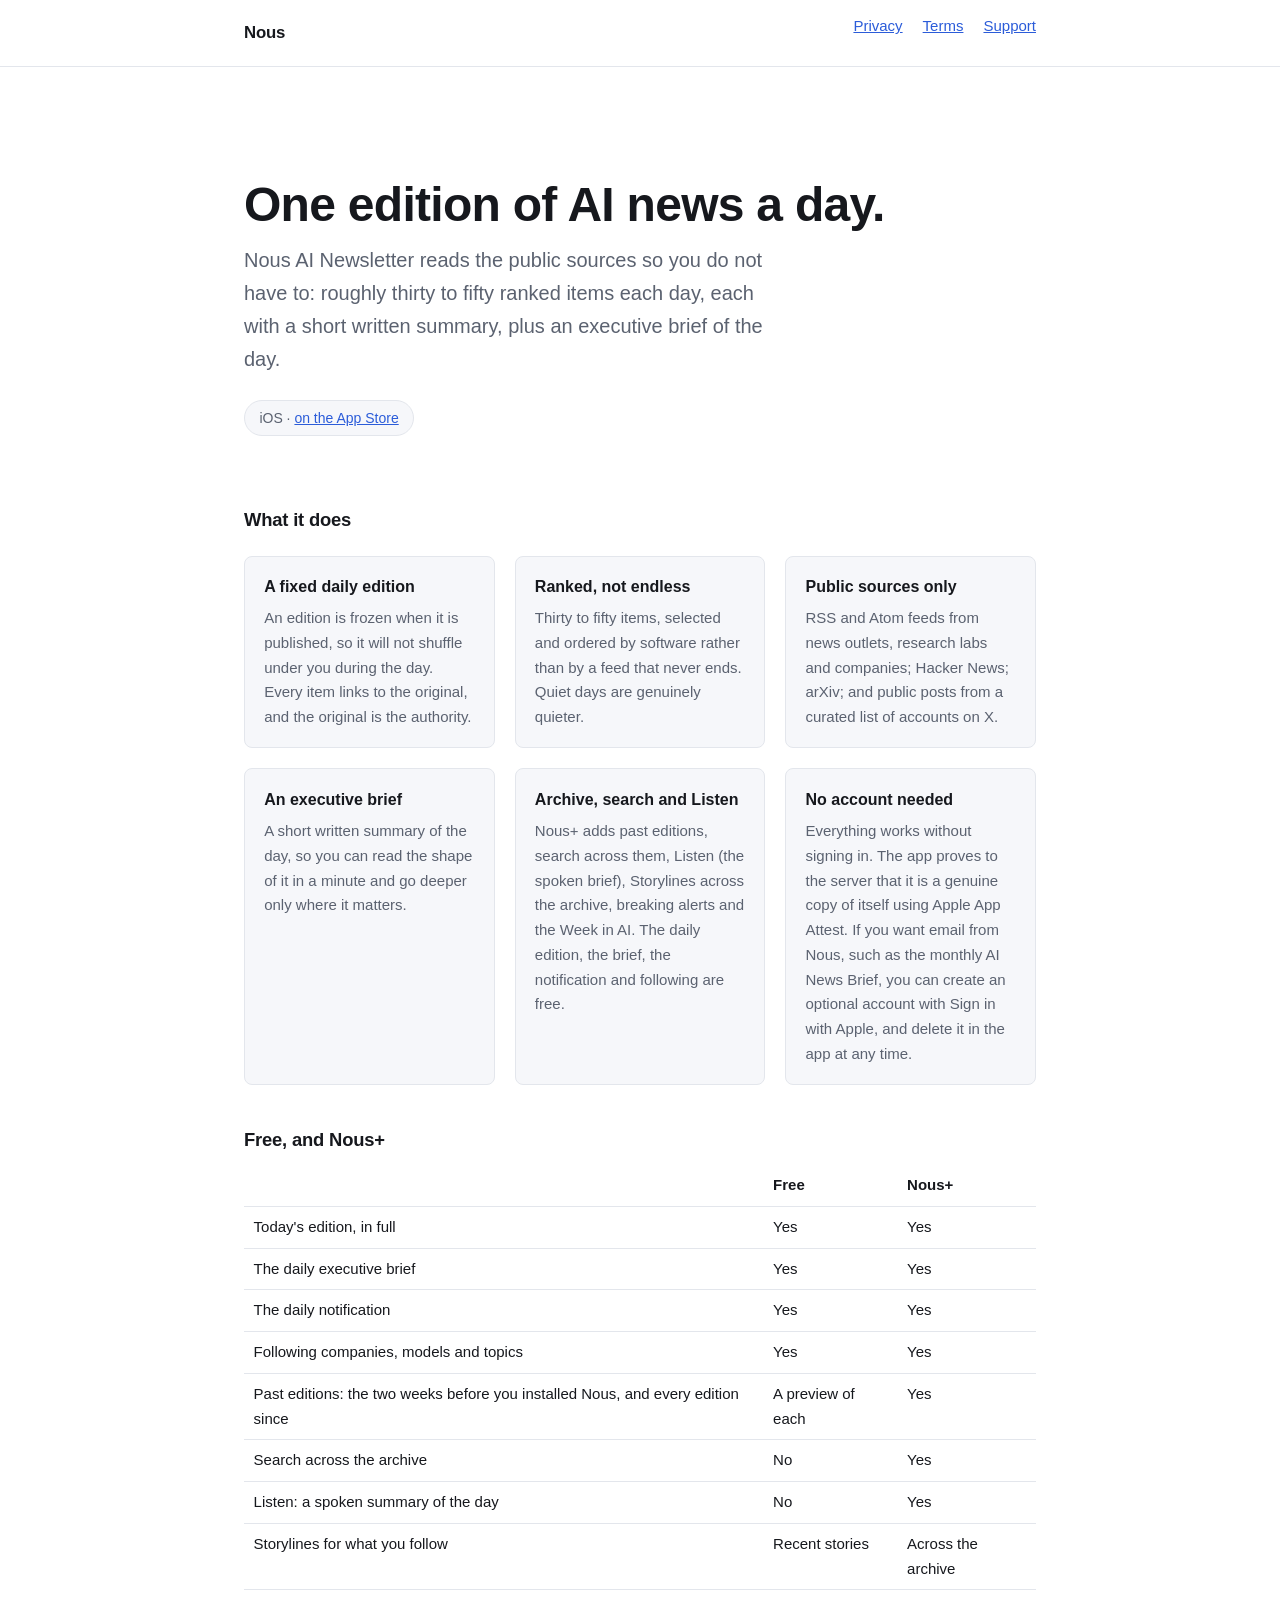
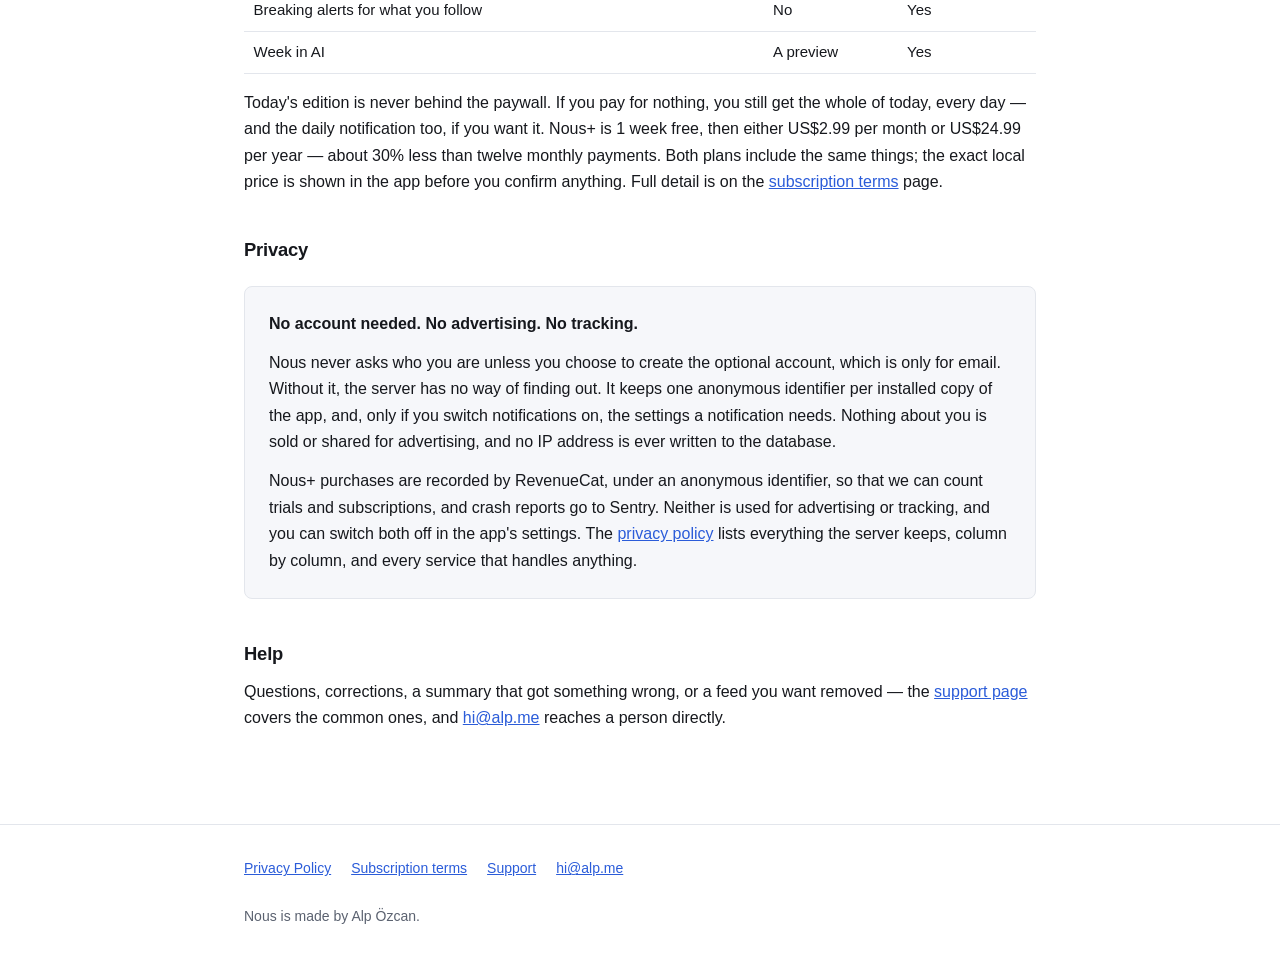
<file: index.html>
<!doctype html>
<html lang="en">
<head>
<meta charset="utf-8">
<meta name="viewport" content="width=device-width, initial-scale=1">
<meta name="referrer" content="no-referrer">
<meta name="description" content="Nous AI Newsletter is a daily edition of ranked artificial-intelligence news for iOS. No account needed, no advertising, no tracking. Today's edition is free, in full, every day.">
<link rel="canonical" href="https://alpozcan.github.io/nous-site/">
<link rel="stylesheet" href="style.css">
<title>Nous AI Newsletter — Daily AI News, Ranked</title>
</head>
<body>
<a class="skip" href="#main">Skip to content</a>

<nav class="site-nav" aria-label="Primary">
  <div>
    <a class="wordmark" href="./" aria-current="page">Nous</a>
    <ul>
      <li><a href="privacy/">Privacy</a></li>
      <li><a href="terms/">Terms</a></li>
      <li><a href="support/">Support</a></li>
    </ul>
  </div>
</nav>

<main id="main" class="wide">

  <div class="hero">
    <h1>One edition of AI news a day.</h1>
    <p class="tagline">Nous AI Newsletter reads the public sources so you do not have to: roughly thirty to fifty
    ranked items each day, each with a short written summary, plus an executive brief of the day.</p>
    <p class="status">iOS · <a href="https://apps.apple.com/app/id6811074385">on the App Store</a></p>
  </div>

  <h2>What it does</h2>
  <ul class="features">
    <li>
      <h3>A fixed daily edition</h3>
      <p>An edition is frozen when it is published, so it will not shuffle under you during the day.
      Every item links to the original, and the original is the authority.</p>
    </li>
    <li>
      <h3>Ranked, not endless</h3>
      <p>Thirty to fifty items, selected and ordered by software rather than by a feed that never ends.
      Quiet days are genuinely quieter.</p>
    </li>
    <li>
      <h3>Public sources only</h3>
      <p>RSS and Atom feeds from news outlets, research labs and companies; Hacker News; arXiv;
      and public posts from a curated list of accounts on X.</p>
    </li>
    <li>
      <h3>An executive brief</h3>
      <p>A short written summary of the day, so you can read the shape of it in a minute and go
      deeper only where it matters.</p>
    </li>
    <li>
      <h3>Archive, search and Listen</h3>
      <p>Nous+ adds past editions, search across them, Listen (the spoken brief), Storylines
      across the archive, breaking alerts and the Week in AI. The daily edition, the brief, the
      notification and following are free.</p>
    </li>
    <li>
      <h3>No account needed</h3>
      <p>Everything works without signing in. The app proves to the server that it is a genuine
      copy of itself using Apple App Attest. If you want email from Nous, such as the monthly AI
      News Brief, you can create an optional account with Sign in with Apple, and delete it in the
      app at any time.</p>
    </li>
  </ul>

  <h2>Free, and Nous+</h2>
  <table>
    <tr><th></th><th>Free</th><th>Nous+</th></tr>
    <tr><td>Today's edition, in full</td><td>Yes</td><td>Yes</td></tr>
    <tr><td>The daily executive brief</td><td>Yes</td><td>Yes</td></tr>
    <tr><td>The daily notification</td><td>Yes</td><td>Yes</td></tr>
    <tr><td>Following companies, models and topics</td><td>Yes</td><td>Yes</td></tr>
    <tr><td>Past editions: the two weeks before you installed Nous, and every edition since</td><td>A preview of each</td><td>Yes</td></tr>
    <tr><td>Search across the archive</td><td>No</td><td>Yes</td></tr>
    <tr><td>Listen: a spoken summary of the day</td><td>No</td><td>Yes</td></tr>
    <tr><td>Storylines for what you follow</td><td>Recent stories</td><td>Across the archive</td></tr>
    <tr><td>Breaking alerts for what you follow</td><td>No</td><td>Yes</td></tr>
    <tr><td>Week in AI</td><td>A preview</td><td>Yes</td></tr>
  </table>
  <p>Today's edition is never behind the paywall. If you pay for nothing, you still get the whole of
  today, every day — and the daily notification too, if you want it. Nous+ is 1 week free, then either US$2.99 per month or US$24.99 per year — about
  30% less than twelve monthly payments. Both plans include the same things; the exact local price
  is shown in the app before you confirm anything. Full detail is on the
  <a href="terms/">subscription terms</a> page.</p>

  <h2>Privacy</h2>
  <div class="callout">
    <p><strong>No account needed. No advertising. No tracking.</strong></p>
    <p>Nous never asks who you are unless you choose to create the optional account, which is only
    for email. Without it, the server has no way of finding out. It keeps one anonymous
    identifier per installed copy of the app, and, only if you switch notifications on, the settings
    a notification needs. Nothing about you is sold or shared for advertising, and no IP address is
    ever written to the database.</p>
    <p>Nous+ purchases are recorded by RevenueCat, under an anonymous identifier, so that we can
    count trials and subscriptions, and crash reports go to Sentry. Neither is used for advertising
    or tracking, and you can switch both off in the app's settings. The
    <a href="privacy/">privacy policy</a> lists everything the server keeps, column by column, and
    every service that handles anything.</p>
  </div>

  <h2>Help</h2>
  <p>Questions, corrections, a summary that got something wrong, or a feed you want removed — the
  <a href="support/">support page</a> covers the common ones, and
  <a href="mailto:hi@alp.me">hi@alp.me</a> reaches a person directly.</p>

</main>

<footer class="site-footer">
  <div>
    <ul>
      <li><a href="privacy/">Privacy Policy</a></li>
      <li><a href="terms/">Subscription terms</a></li>
      <li><a href="support/">Support</a></li>
      <li><a href="mailto:hi@alp.me">hi@alp.me</a></li>
    </ul>
    <p>Nous is made by Alp Özcan.</p>
  </div>
</footer>

</body>
</html>
</file>
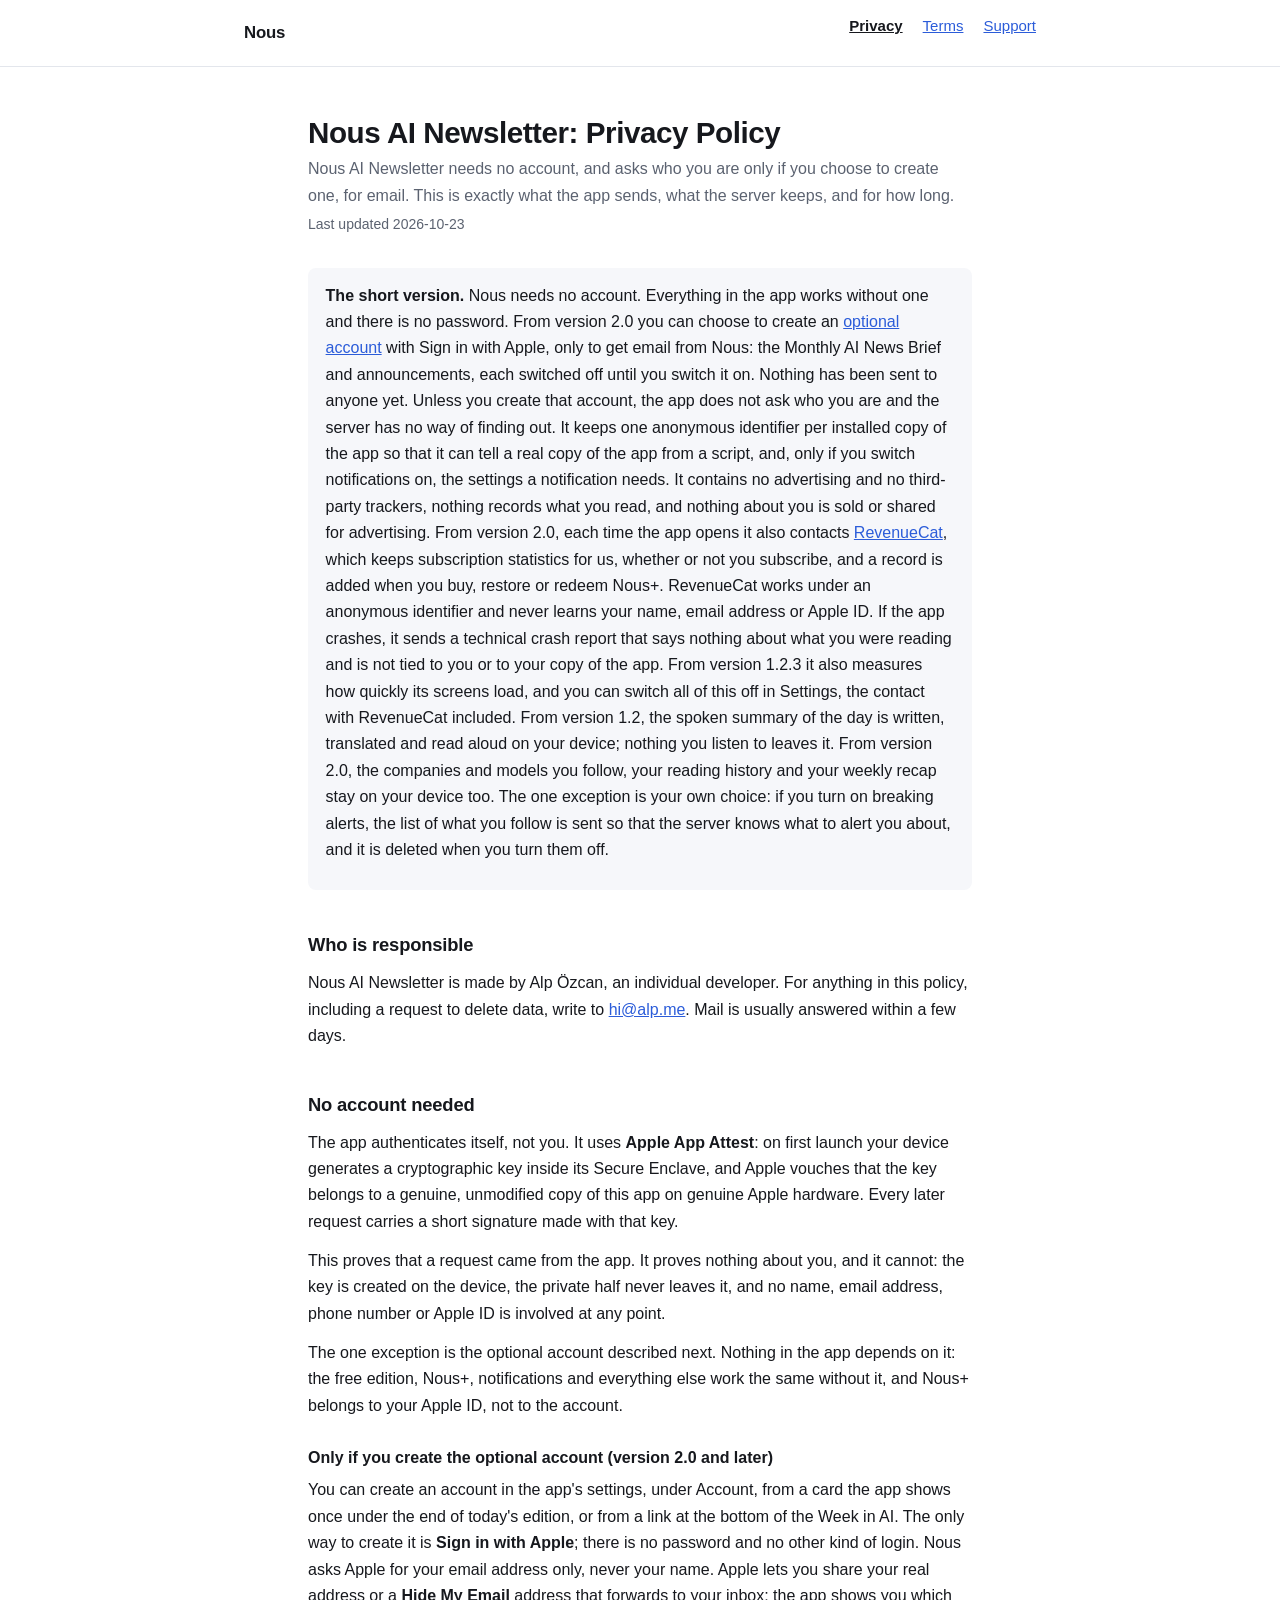
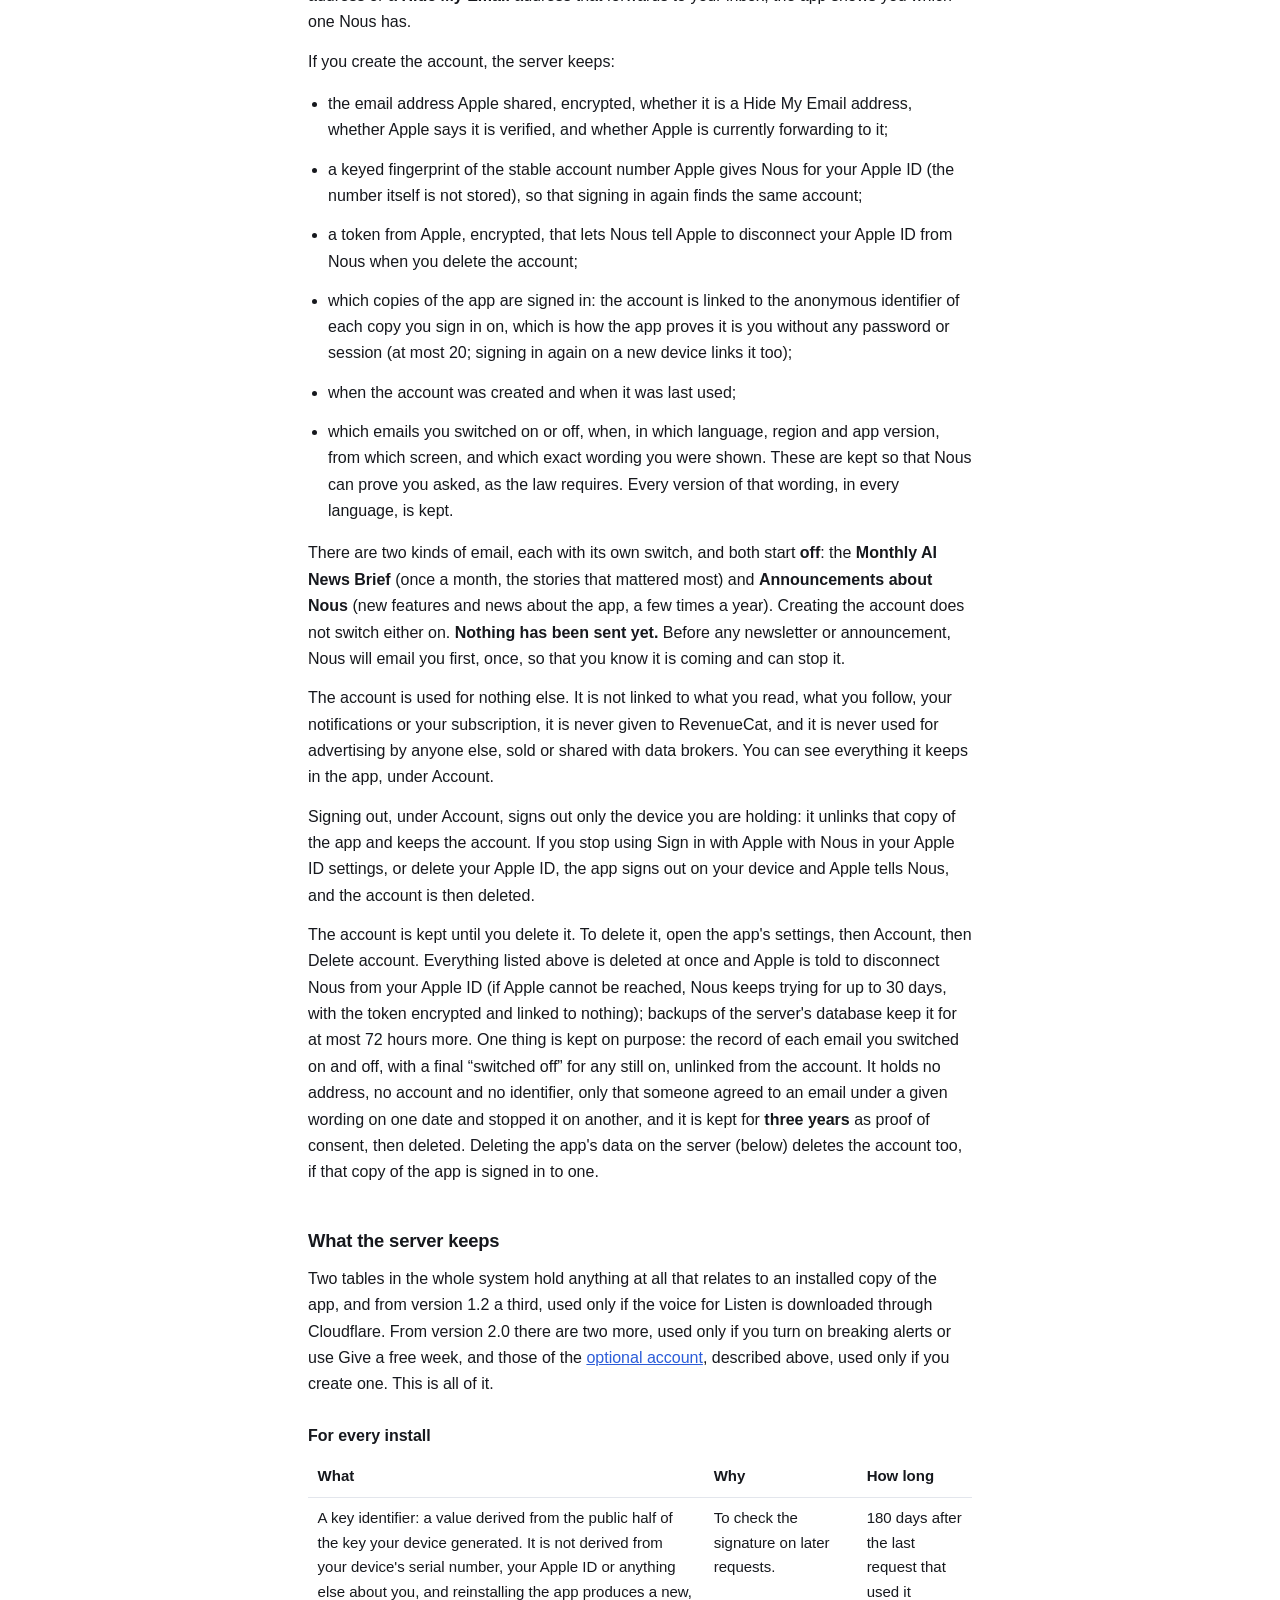
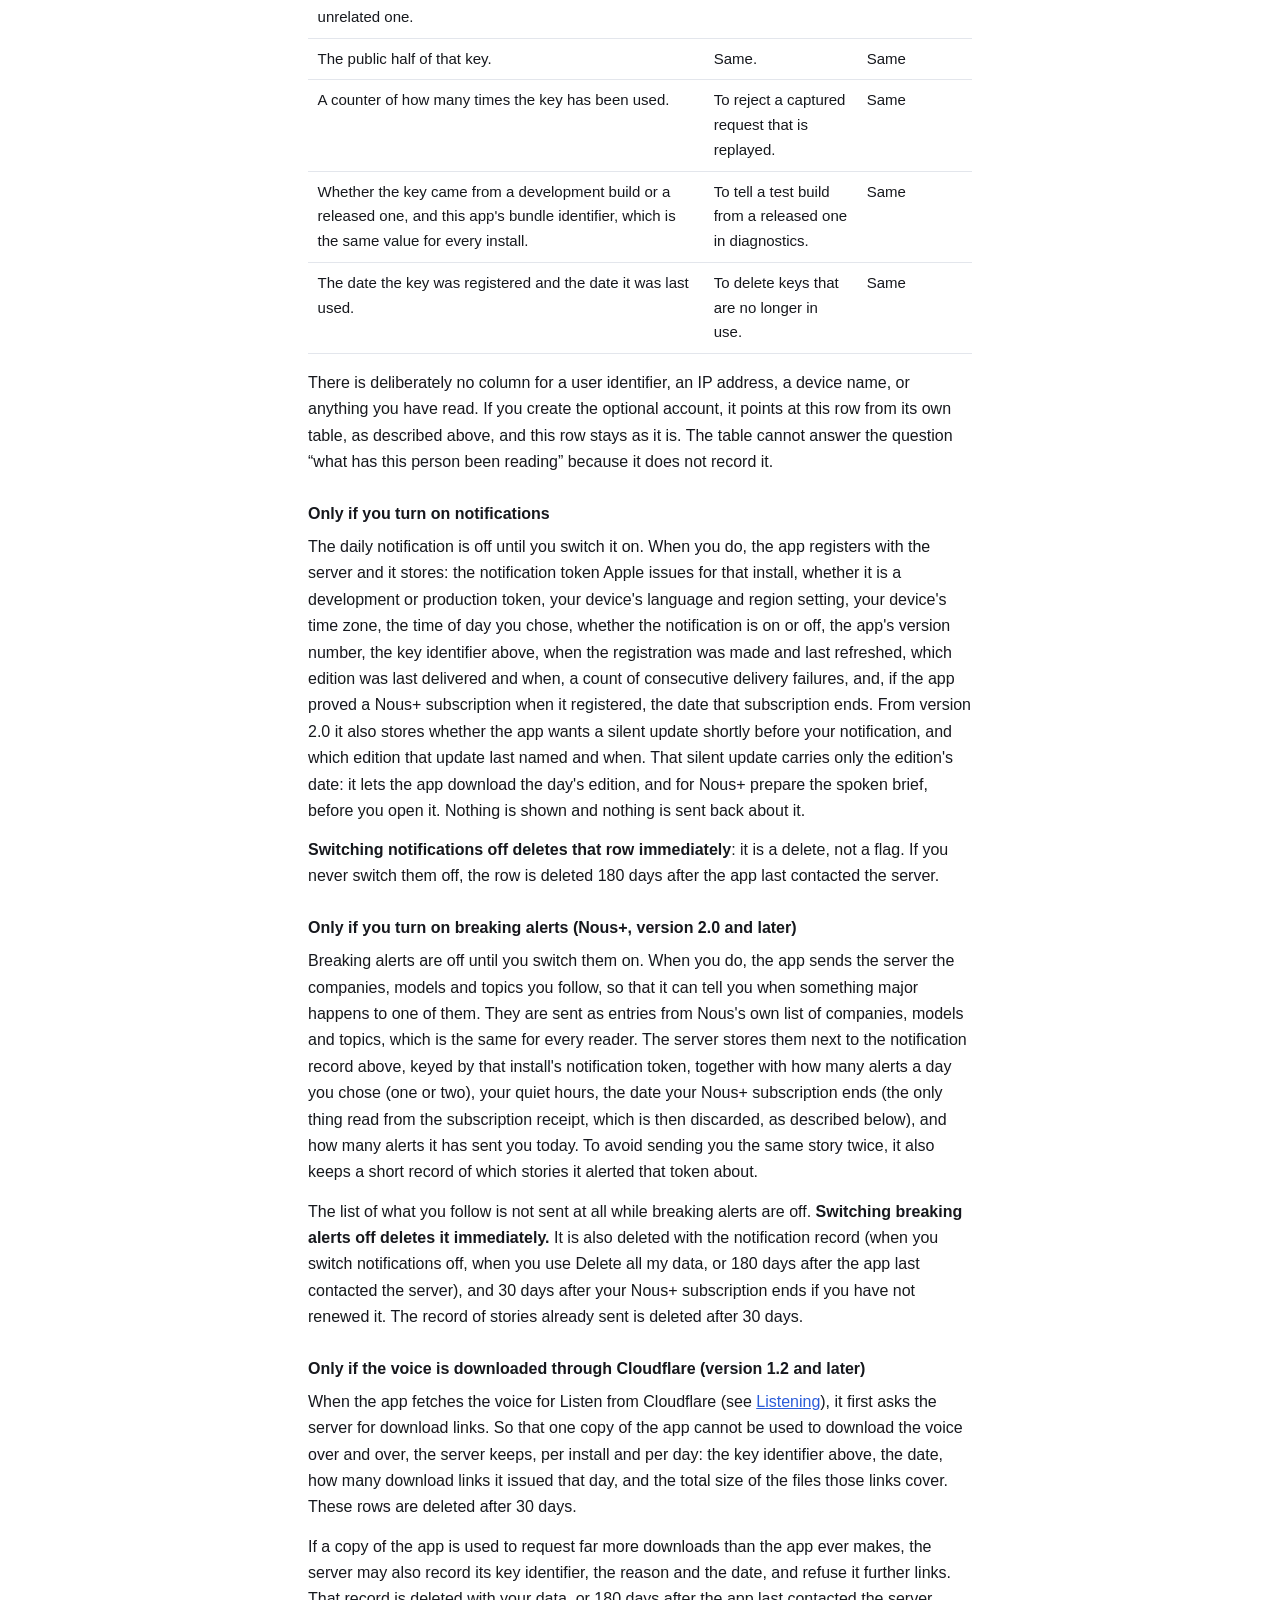
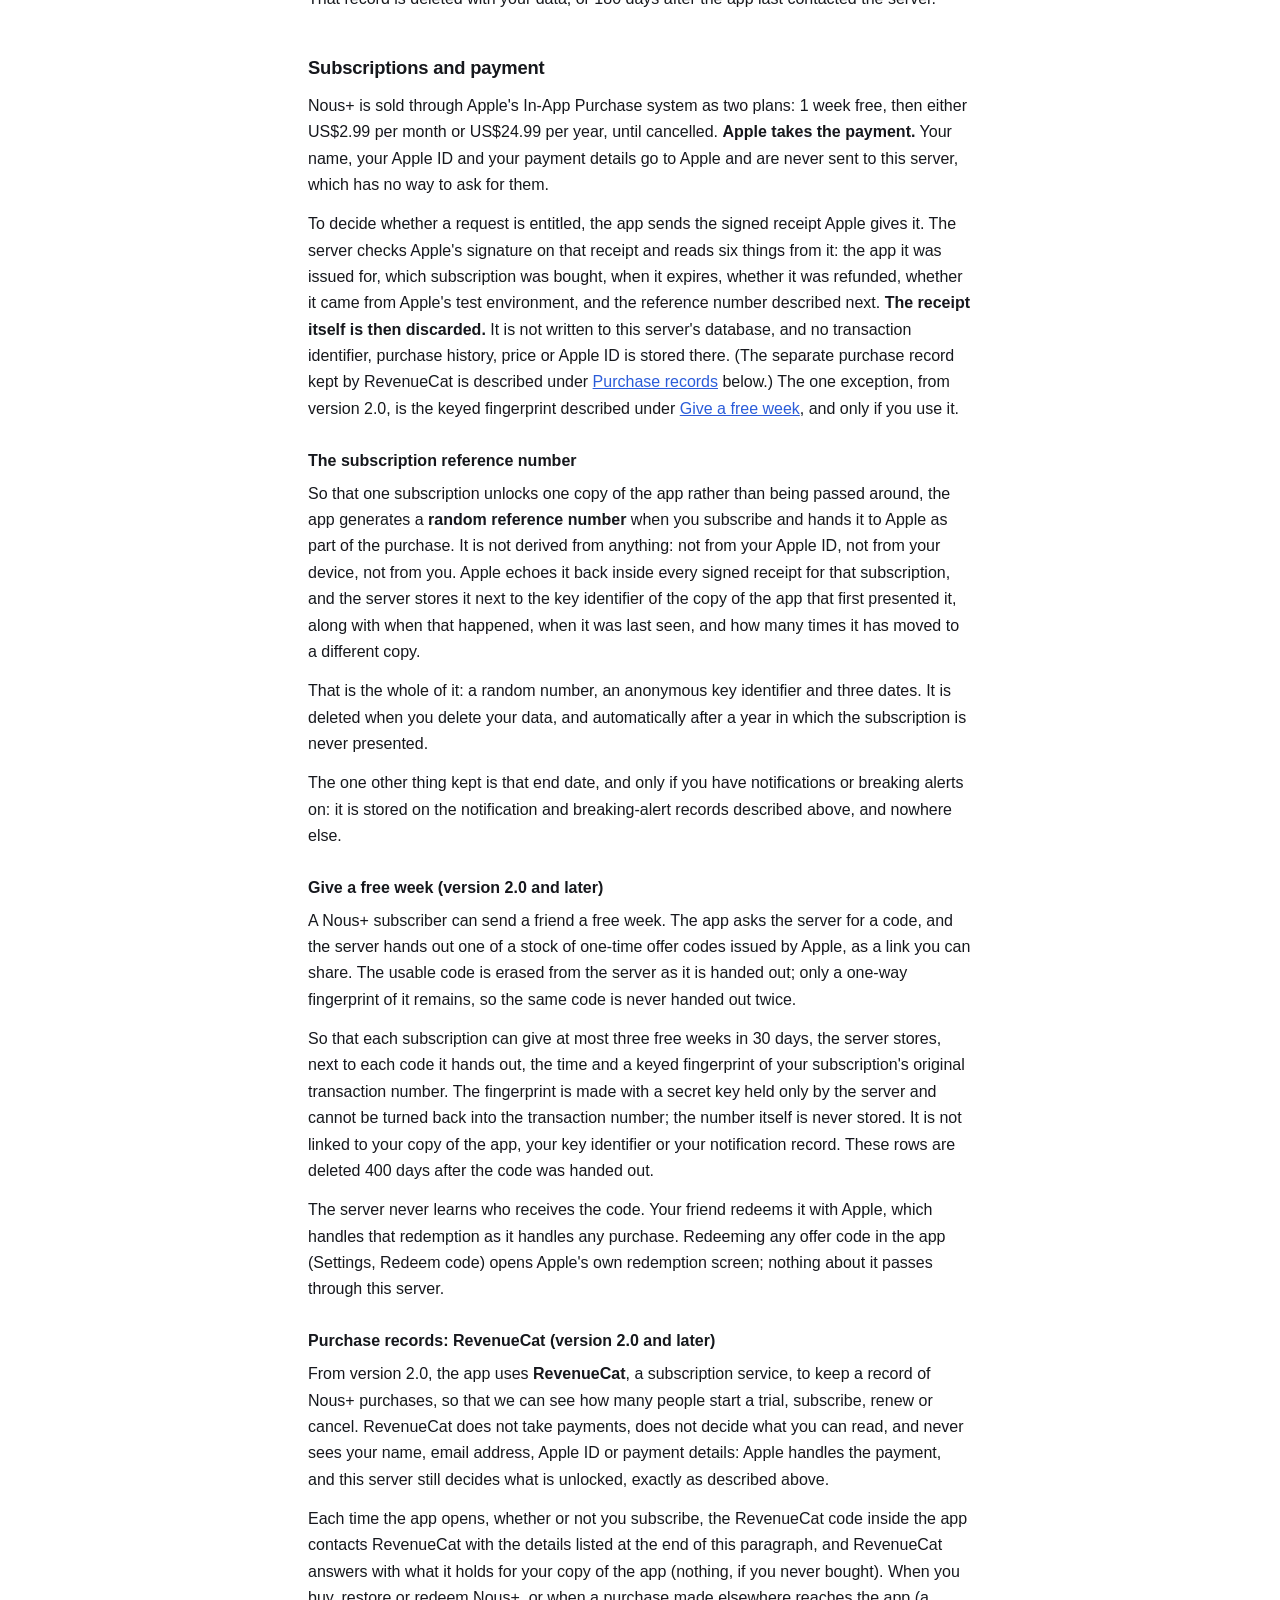
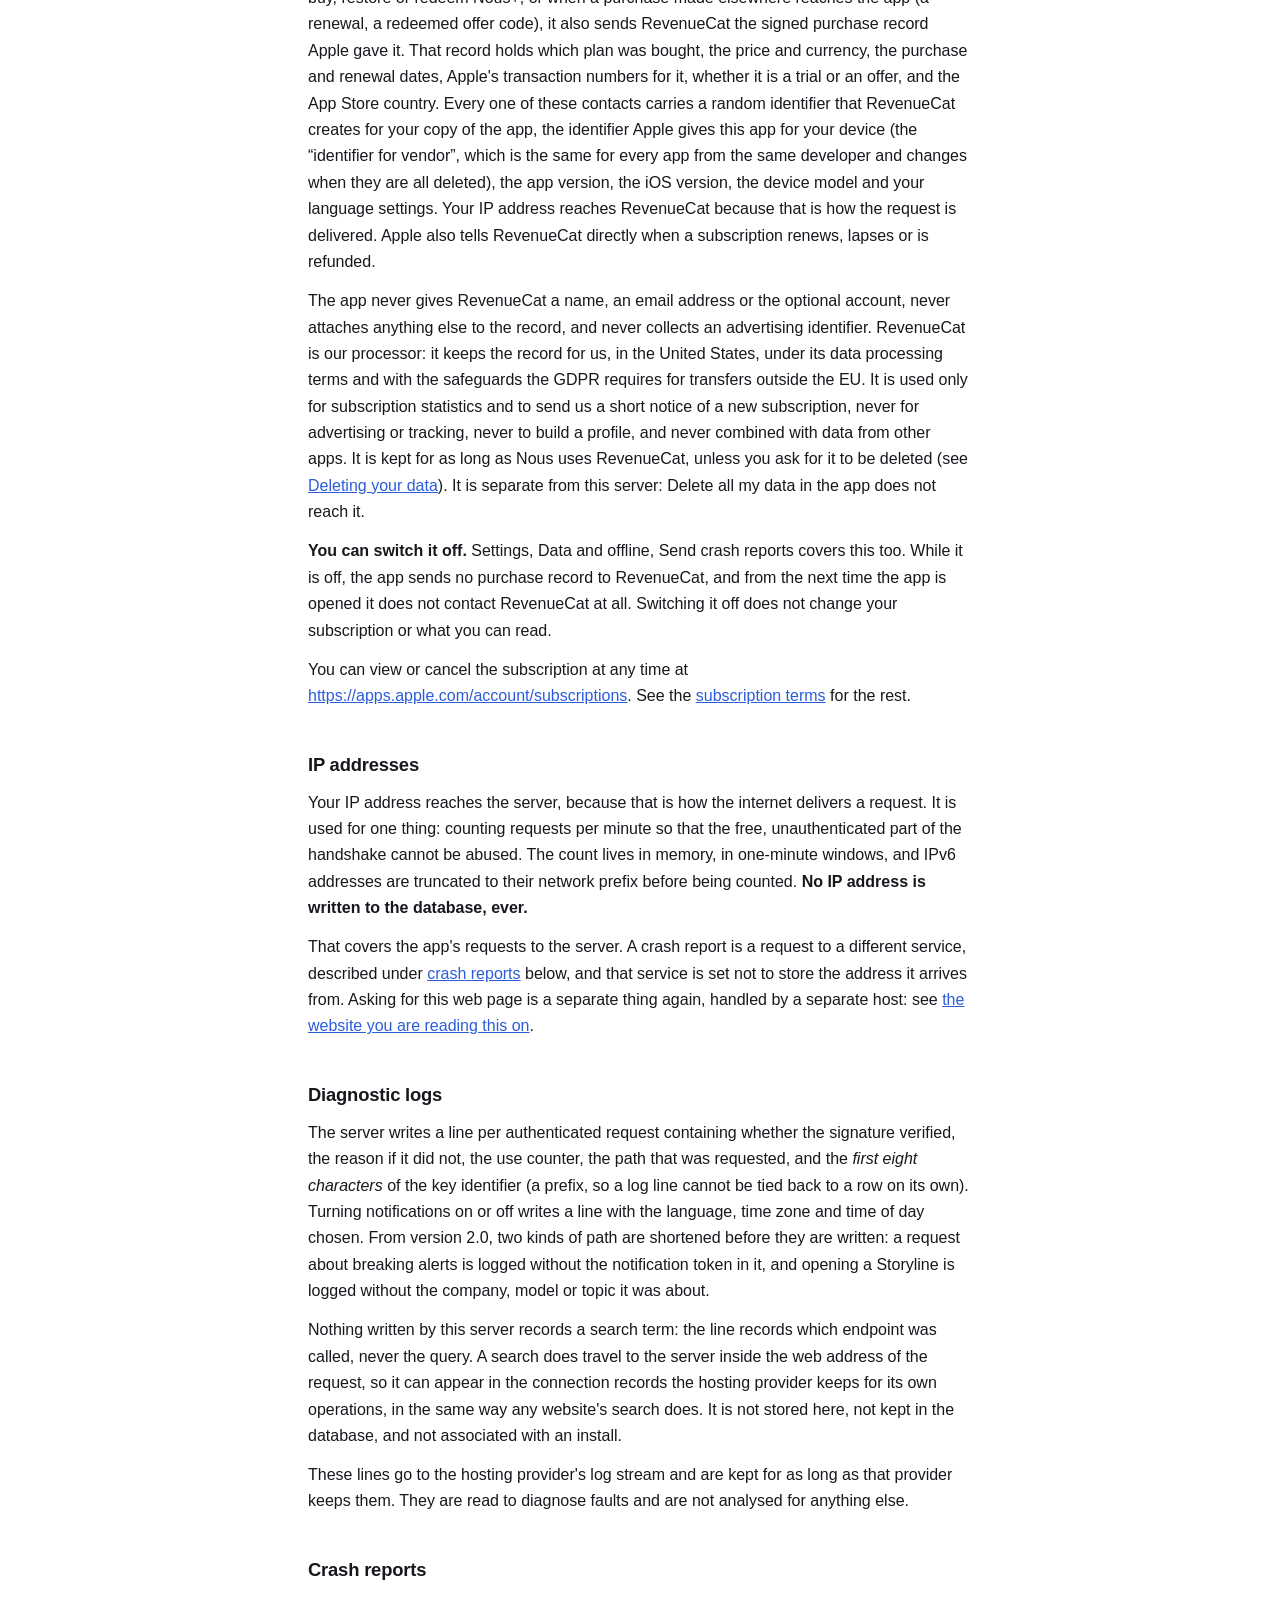
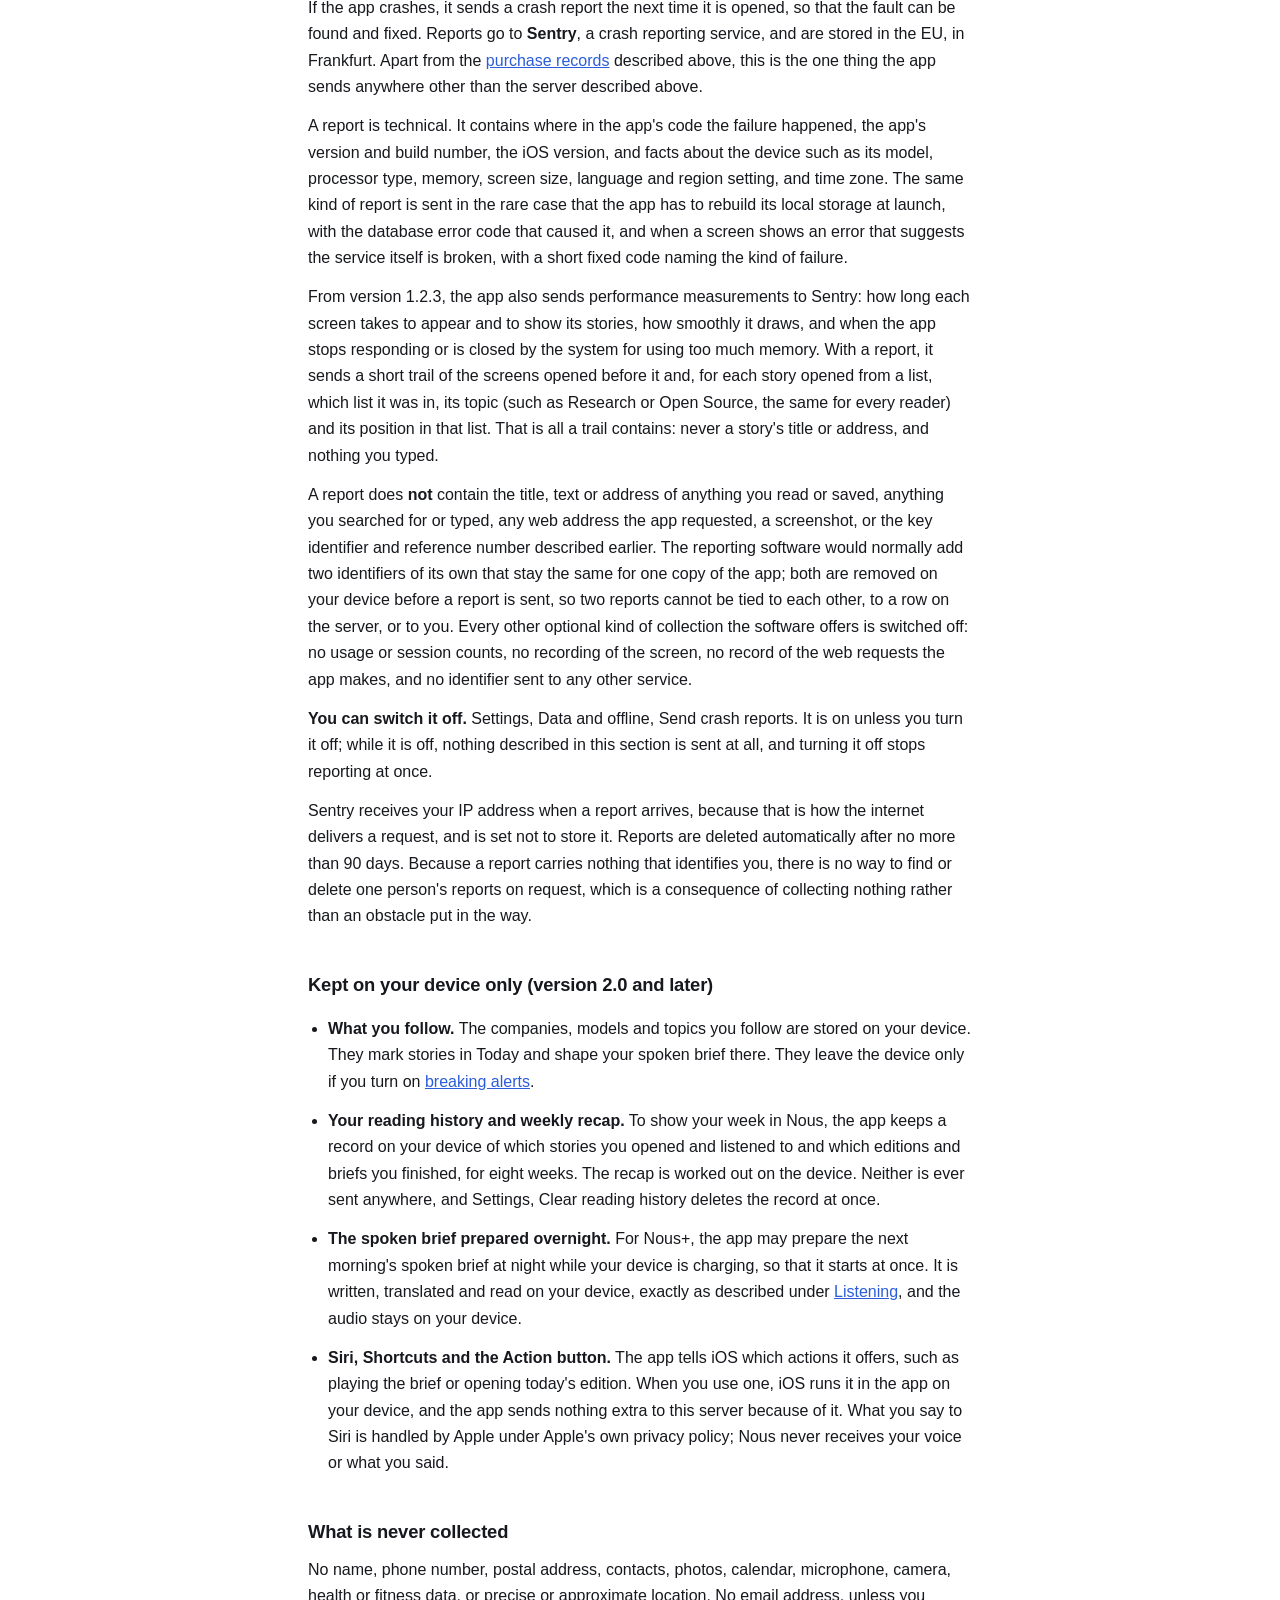
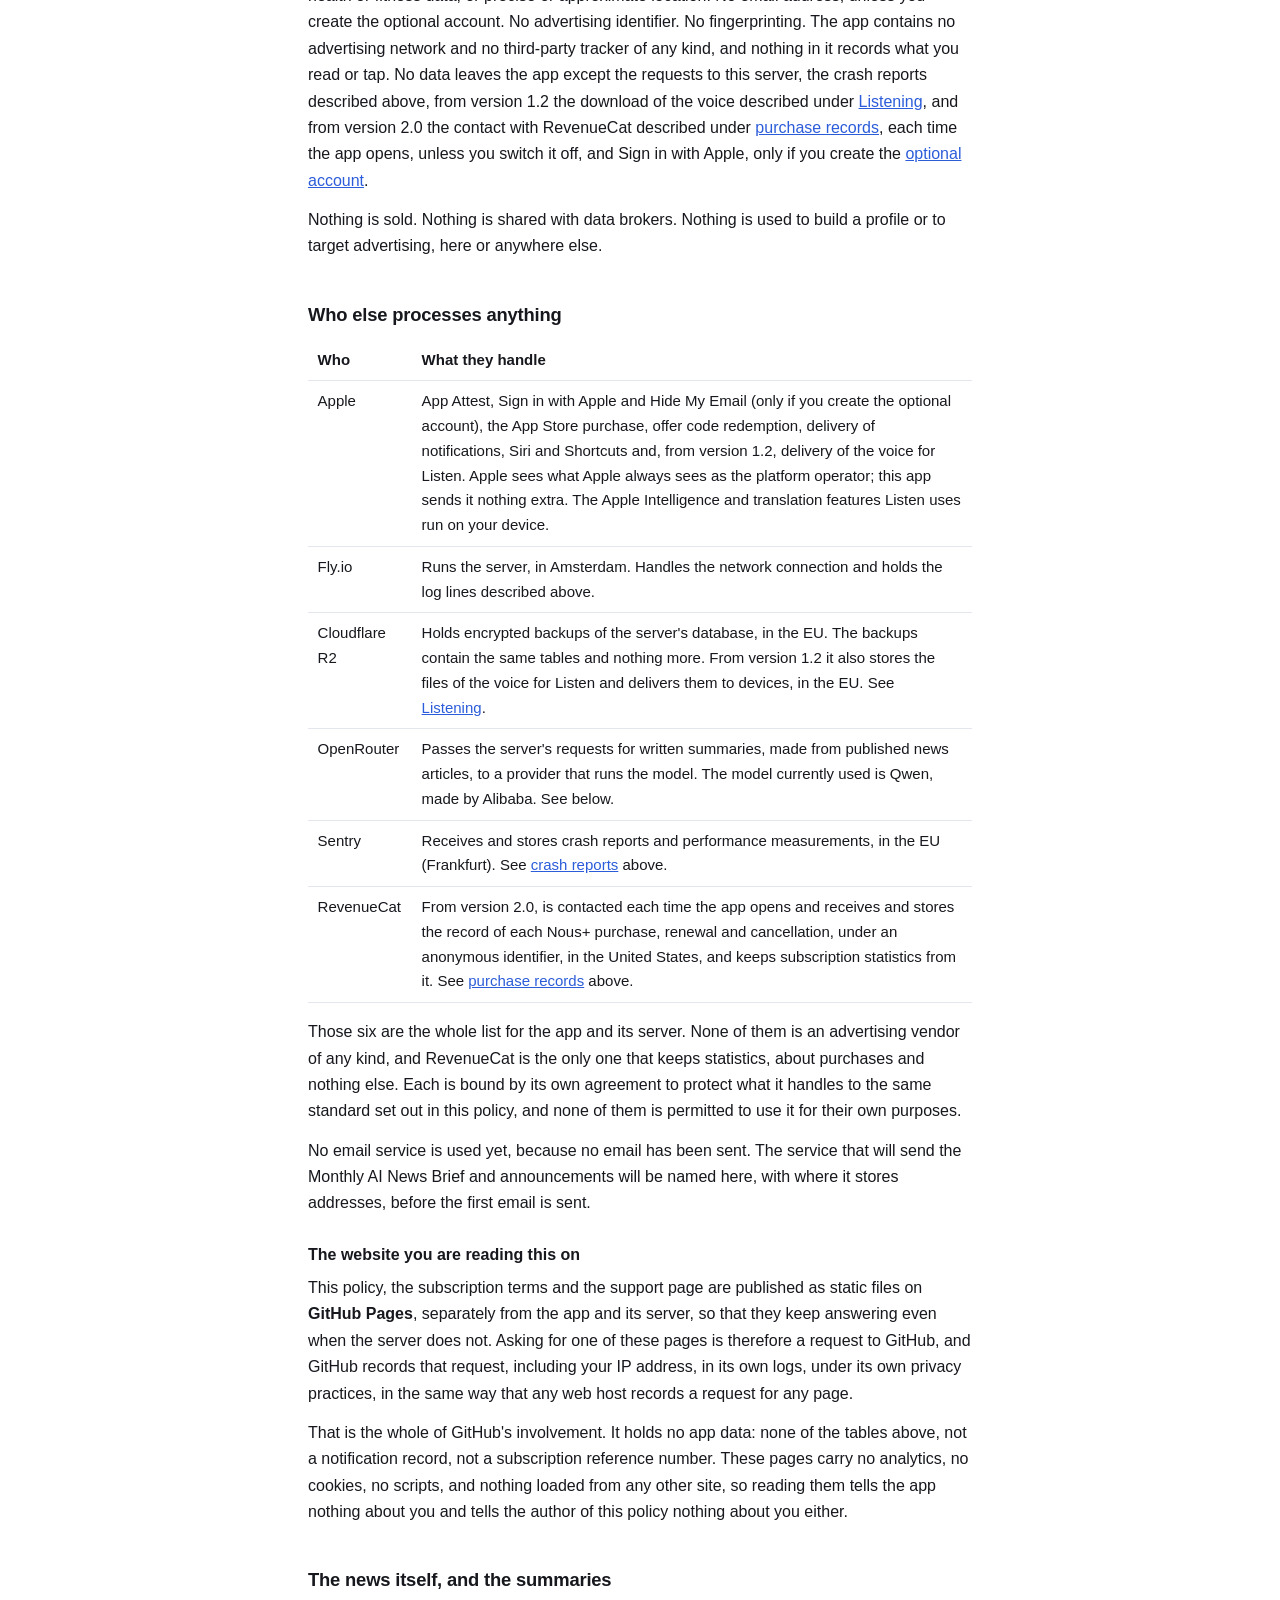
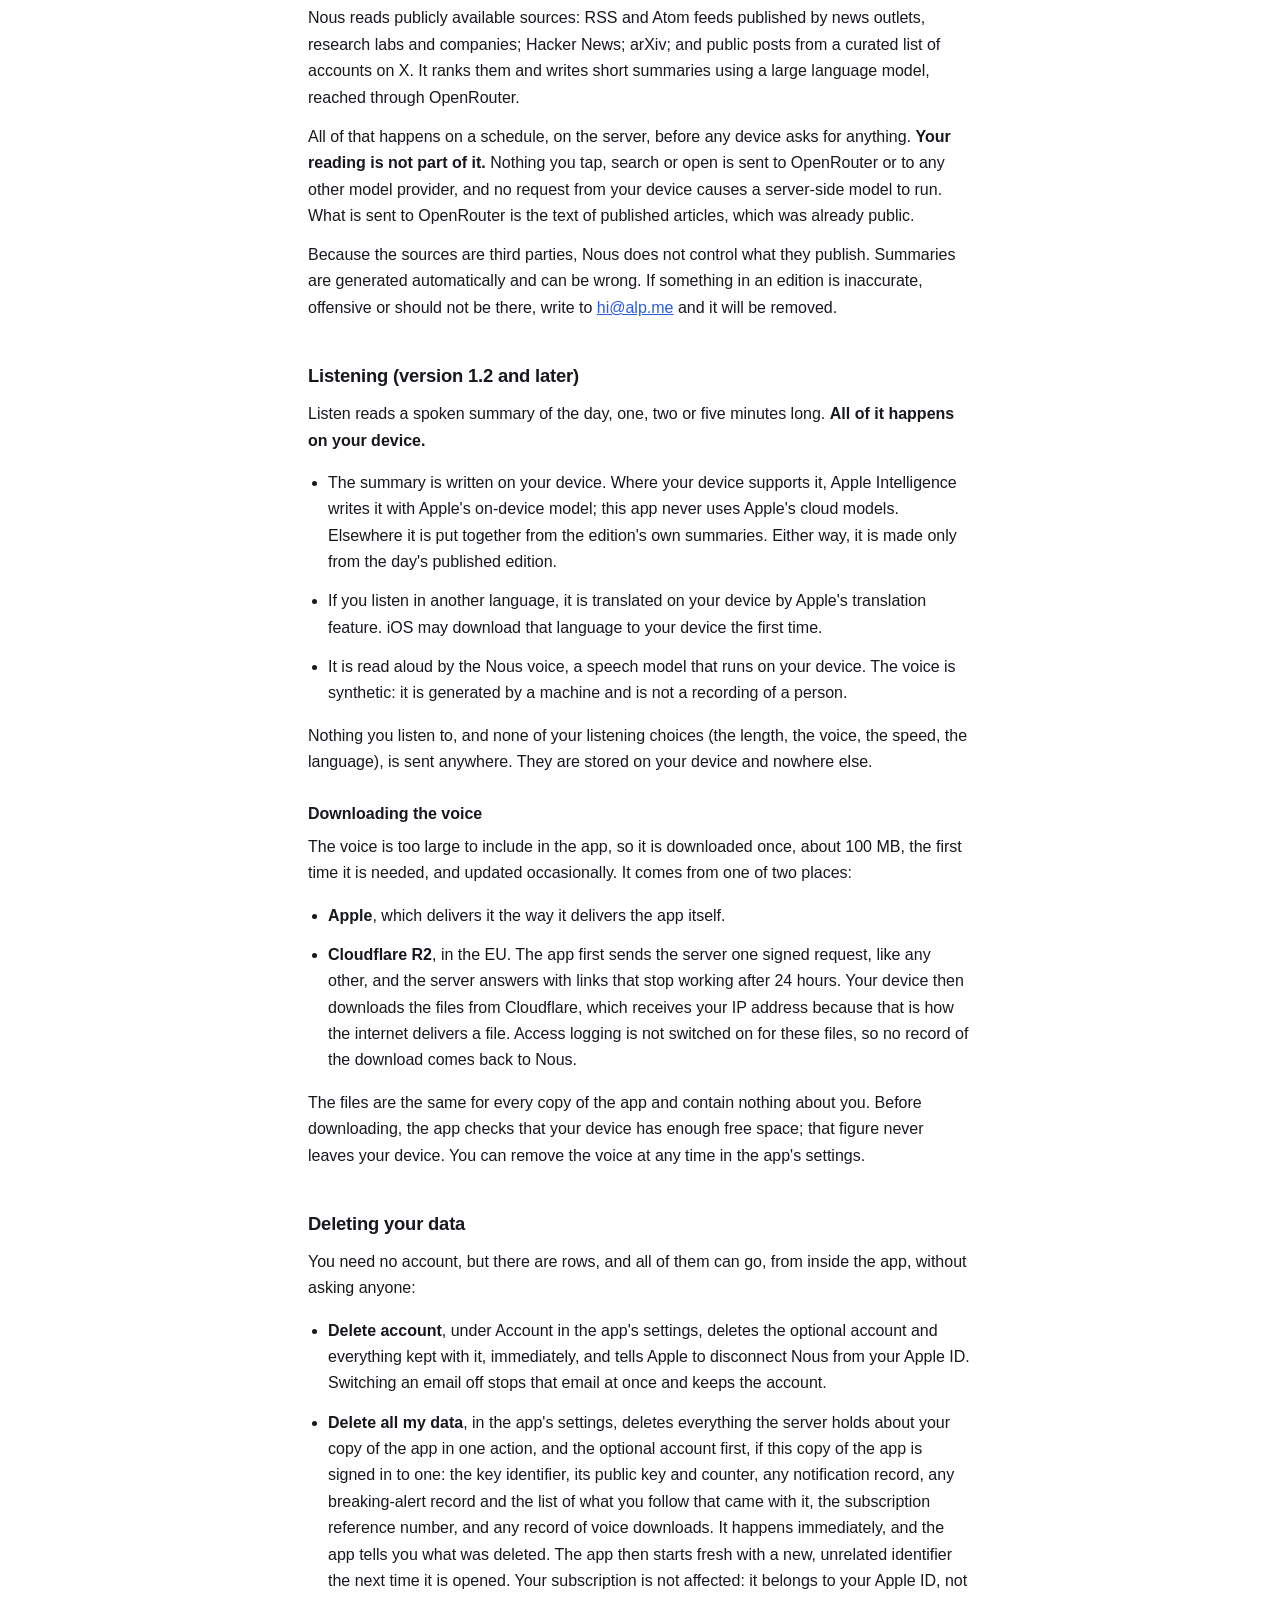
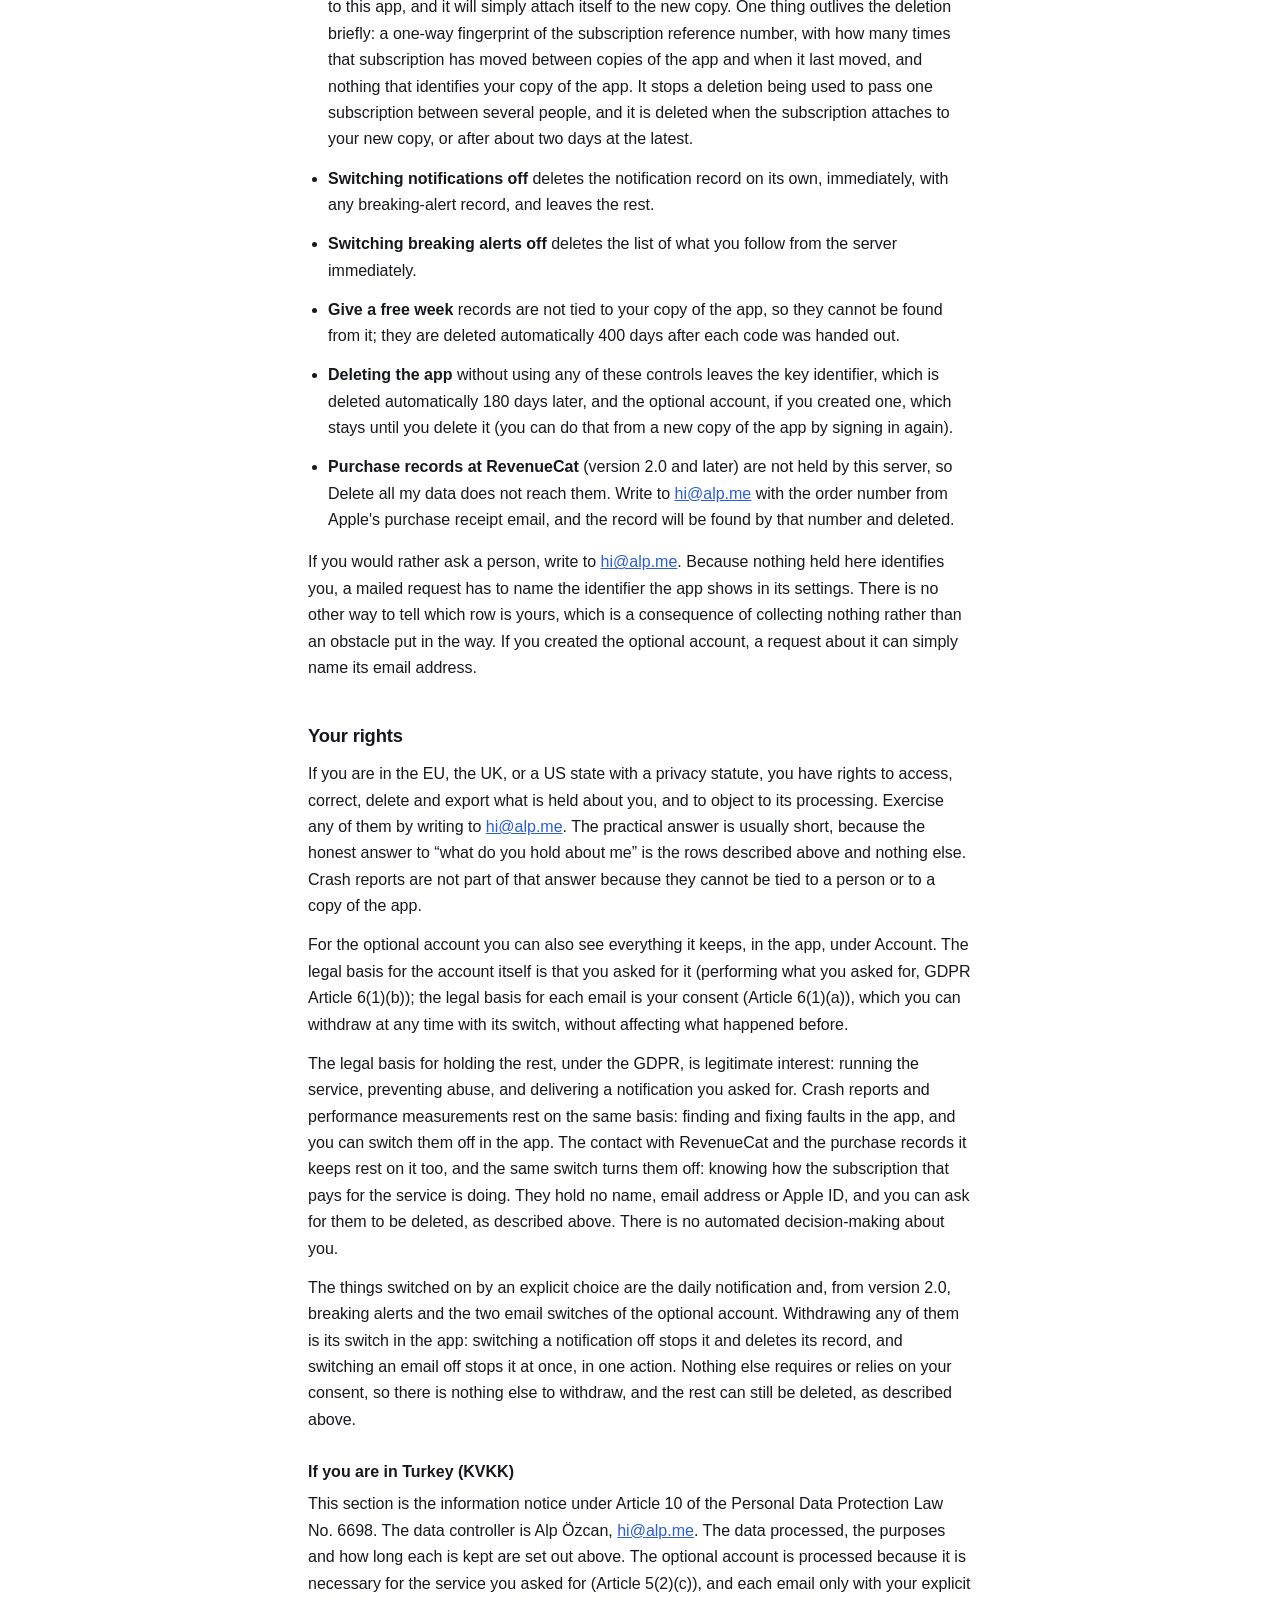
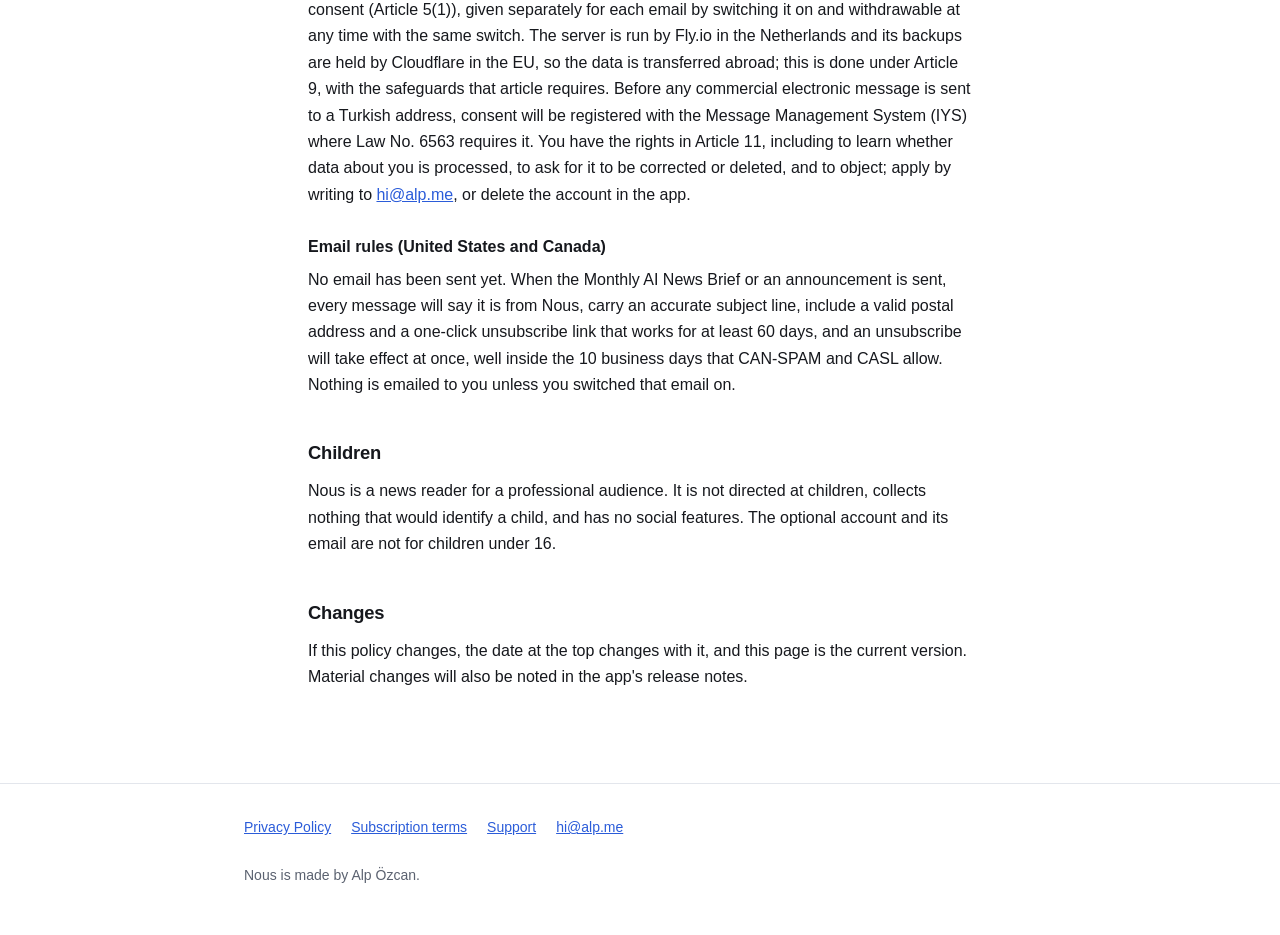
<file: privacy/index.html>
<!doctype html>
<html lang="en">
<head>
<meta charset="utf-8">
<meta name="viewport" content="width=device-width, initial-scale=1">
<meta name="referrer" content="no-referrer">
<meta name="description" content="Nous AI Newsletter needs no account, and asks who you are only if you choose to create one, for email. This is exactly what the app sends, what the server keeps, and for how long.">
<link rel="canonical" href="https://alpozcan.github.io/nous-site/privacy/">
<link rel="stylesheet" href="../style.css">
<title>Privacy Policy | Nous AI Newsletter</title>
</head>
<body>
<a class="skip" href="#main">Skip to content</a>

<nav class="site-nav" aria-label="Primary">
  <div>
    <a class="wordmark" href="../">Nous</a>
    <ul>
      <li><a href="../privacy/" aria-current="page">Privacy</a></li>
      <li><a href="../terms/">Terms</a></li>
      <li><a href="../support/">Support</a></li>
    </ul>
  </div>
</nav>

<main id="main">
  <h1>Nous AI Newsletter: Privacy Policy</h1>
  <p class="lede">Nous AI Newsletter needs no account, and asks who you are only if you choose to create one, for email. This is exactly what the app sends, what the server keeps, and for how long.</p>
  <p class="revised">Last updated 2026-10-23</p>
  <div class="note">
  <p><strong>The short version.</strong> Nous needs no account. Everything in the
  app works without one and there is no password. From version 2.0 you can choose
  to create an <a href="#account">optional account</a> with Sign in with Apple,
  only to get email from Nous: the Monthly AI News Brief and announcements, each
  switched off until you switch it on. Nothing has been sent to anyone yet. Unless
  you create that account, the app does not ask who you are and the server has no
  way of finding out. It keeps one anonymous
  identifier per installed copy of the app so that it can tell a real copy of the
  app from a script, and, only if you switch notifications on, the settings a
  notification needs. It contains no advertising and no third-party trackers,
  nothing records what you read, and nothing about you is sold or shared for
  advertising. From version 2.0, each time the app opens it also contacts
  <a href="#purchase-records">RevenueCat</a>, which keeps subscription statistics
  for us, whether or not you subscribe, and a record is added when you buy, restore
  or redeem Nous+. RevenueCat works under an anonymous identifier and never learns
  your name, email address or Apple ID. If the app
  crashes, it sends a technical crash report that says nothing about what you were
  reading and is not tied to you or to your copy of the app. From version 1.2.3 it
  also measures how quickly its screens load, and you can switch all of this off
  in Settings, the contact with RevenueCat included. From version 1.2, the
  spoken summary of the day is written, translated and read aloud on your device;
  nothing you listen to leaves it. From version 2.0, the companies and models you
  follow, your reading history and your weekly recap stay on your device too. The
  one exception is your own choice: if you turn on breaking alerts, the list of
  what you follow is sent so that the server knows what to alert you about, and it
  is deleted when you turn them off.</p>
  </div>

  <h2>Who is responsible</h2>
  <p>Nous AI Newsletter is made by Alp Özcan, an individual developer. For anything in this
  policy, including a request to delete data, write to <a href="mailto:hi@alp.me">hi@alp.me</a>. Mail is usually
  answered within a few days.</p>

  <h2>No account needed</h2>
  <p>The app authenticates itself, not you. It uses <strong>Apple App
  Attest</strong>: on first launch your device generates a cryptographic key
  inside its Secure Enclave, and Apple vouches that the key belongs to a genuine,
  unmodified copy of this app on genuine Apple hardware. Every later request
  carries a short signature made with that key.</p>
  <p>This proves that a request came from the app. It proves nothing about you,
  and it cannot: the key is created on the device, the private half never leaves
  it, and no name, email address, phone number or Apple ID is involved at any
  point.</p>
  <p>The one exception is the optional account described next. Nothing in the
  app depends on it: the free edition, Nous+, notifications and everything else
  work the same without it, and Nous+ belongs to your Apple ID, not to the
  account.</p>

  <h3 id="account">Only if you create the optional account (version 2.0 and later)</h3>
  <p>You can create an account in the app's settings, under Account, from a card
  the app shows once under the end of today's edition, or from a link at the
  bottom of the Week in AI. The only way to create it is <strong>Sign in with
  Apple</strong>; there is no password and no other kind of login. Nous asks Apple
  for your email address only, never your name. Apple lets you share your real
  address or a <strong>Hide My Email</strong> address that forwards to your inbox;
  the app shows you which one Nous has.</p>
  <p>If you create the account, the server keeps:</p>
  <ul>
  <li>the email address Apple shared, encrypted, whether it is a Hide My Email
  address, whether Apple says it is verified, and whether Apple is currently
  forwarding to it;</li>
  <li>a keyed fingerprint of the stable account number Apple gives Nous for your
  Apple ID (the number itself is not stored), so that signing in again finds the
  same account;</li>
  <li>a token from Apple, encrypted, that lets Nous tell Apple to disconnect your
  Apple ID from Nous when you delete the account;</li>
  <li>which copies of the app are signed in: the account is linked to the
  anonymous identifier of each copy you sign in on, which is how the app proves
  it is you without any password or session (at most 20; signing in again on a
  new device links it too);</li>
  <li>when the account was created and when it was last used;</li>
  <li>which emails you switched on or off, when, in which language, region and app
  version, from which screen, and which exact wording you were shown. These are
  kept so that Nous can prove you asked, as the law requires. Every version of that
  wording, in every language, is kept.</li>
  </ul>
  <p>There are two kinds of email, each with its own switch, and both start
  <strong>off</strong>: the <strong>Monthly AI News Brief</strong> (once a month,
  the stories that mattered most) and <strong>Announcements about Nous</strong>
  (new features and news about the app, a few times a year). Creating the account
  does not switch either on. <strong>Nothing has been sent yet.</strong> Before any
  newsletter or announcement, Nous will email you first, once, so that you know it
  is coming and can stop it.</p>
  <p>The account is used for nothing else. It is not linked to what you read, what
  you follow, your notifications or your subscription, it is never given to
  RevenueCat, and it is never used for advertising by anyone else, sold or shared
  with data brokers. You can see everything it keeps in the app, under
  Account.</p>
  <p>Signing out, under Account, signs out only the device you are holding: it
  unlinks that copy of the app and keeps the account. If you stop using Sign in
  with Apple with Nous in your Apple ID settings, or delete your Apple ID, the app
  signs out on your device and Apple tells Nous, and the account is then
  deleted.</p>
  <p>The account is kept until you delete it. To delete it, open the app's
  settings, then Account, then Delete account. Everything listed above is deleted
  at once and Apple is told to disconnect Nous from your Apple ID (if Apple cannot
  be reached, Nous keeps trying for up to 30 days, with the token encrypted and
  linked to nothing); backups of the server's database keep it for at most 72
  hours more. One thing is kept on purpose: the record of each email you switched
  on and off, with a final &ldquo;switched off&rdquo; for any still on, unlinked
  from the account. It holds no address, no account and no identifier, only that
  someone agreed to an email under a given wording on one date and stopped it on
  another, and it is kept for <strong>three years</strong> as proof of consent,
  then deleted. Deleting the app's data on the server (below) deletes the account
  too, if that copy of the app is signed in to one.</p>

  <h2>What the server keeps</h2>
  <p>Two tables in the whole system hold anything at all that relates to an
  installed copy of the app, and from version 1.2 a third, used only if the voice
  for Listen is downloaded through Cloudflare. From version 2.0 there are two more,
  used only if you turn on breaking alerts or use Give a free week, and those of
  the <a href="#account">optional account</a>, described above, used only if you
  create one. This is all of it.</p>

  <h3>For every install</h3>
  <table>
  <tr><th>What</th><th>Why</th><th>How long</th></tr>
  <tr><td>A key identifier: a value derived from the public half of the key your
  device generated. It is not derived from your device's serial number, your Apple
  ID or anything else about you, and reinstalling the app produces a new,
  unrelated one.</td><td>To check the signature on later requests.</td>
  <td>180 days after the last request that used it</td></tr>
  <tr><td>The public half of that key.</td><td>Same.</td><td>Same</td></tr>
  <tr><td>A counter of how many times the key has been used.</td>
  <td>To reject a captured request that is replayed.</td><td>Same</td></tr>
  <tr><td>Whether the key came from a development build or a released one, and
  this app's bundle identifier, which is the same value for every install.</td>
  <td>To tell a test build from a released one in diagnostics.</td><td>Same</td></tr>
  <tr><td>The date the key was registered and the date it was last used.</td>
  <td>To delete keys that are no longer in use.</td><td>Same</td></tr>
  </table>
  <p>There is deliberately no column for a user identifier, an IP address, a
  device name, or anything you have read. If you create the optional account, it
  points at this row from its own table, as described above, and this row stays
  as it is. The table cannot answer the question
  &ldquo;what has this person been reading&rdquo; because it does not record it.</p>

  <h3>Only if you turn on notifications</h3>
  <p>The daily notification is off until you switch it on. When you do, the app
  registers with the server and it stores: the notification token Apple issues for
  that install, whether it is a development or production token, your device's
  language and region setting, your device's time zone, the time of day you chose,
  whether the notification is on or off, the app's version number, the key
  identifier above, when the registration was made and last refreshed, which
  edition was last delivered and when, a count of consecutive delivery failures,
  and, if the app proved a Nous+ subscription when it registered, the date that
  subscription ends. From version 2.0 it also stores whether the app wants a
  silent update shortly before your notification, and which edition that update
  last named and when. That silent update carries only the edition's date: it
  lets the app download the day's edition, and for Nous+ prepare the spoken
  brief, before you open it. Nothing is shown and nothing is sent back about
  it.</p>
  <p><strong>Switching notifications off deletes that row immediately</strong>:
  it is a delete, not a flag. If you never switch them off, the row is deleted 180
  days after the app last contacted the server.</p>

  <h3 id="breaking-alerts">Only if you turn on breaking alerts (Nous+, version 2.0 and later)</h3>
  <p>Breaking alerts are off until you switch them on. When you do, the app sends
  the server the companies, models and topics you follow, so that it can tell you
  when something major happens to one of them. They are sent as entries from
  Nous's own list of companies, models and topics, which is the same for every
  reader. The server stores them next to the notification record above, keyed by
  that install's notification token, together with how many alerts a day you
  chose (one or two), your quiet hours, the date your Nous+ subscription ends
  (the only thing read from the subscription receipt, which is then discarded,
  as described below), and how many alerts it has sent you today. To avoid
  sending you the same story twice, it also keeps a short record of which
  stories it alerted that token about.</p>
  <p>The list of what you follow is not sent at all while breaking alerts are off.
  <strong>Switching breaking alerts off deletes it immediately.</strong> It is
  also deleted with the notification record (when you switch notifications off,
  when you use Delete all my data, or 180 days after the app last contacted the
  server), and 30 days after your Nous+ subscription ends if you have not renewed
  it. The record of stories already sent is deleted after 30 days.</p>

  <h3>Only if the voice is downloaded through Cloudflare (version 1.2 and later)</h3>
  <p>When the app fetches the voice for Listen from Cloudflare (see
  <a href="#listening">Listening</a>), it first asks the server for download links.
  So that one copy of the app cannot be used to download the voice over and over,
  the server keeps, per install and per day: the key identifier above, the date,
  how many download links it issued that day, and the total size of the files
  those links cover. These rows are deleted after 30 days.</p>
  <p>If a copy of the app is used to request far more downloads than the app ever
  makes, the server may also record its key identifier, the reason and the date,
  and refuse it further links. That record is deleted with your data, or 180 days
  after the app last contacted the server.</p>

  <h2>Subscriptions and payment</h2>
  <p>Nous+ is sold through Apple's In-App Purchase system as two plans: 1 week
  free, then either US$2.99 per month or US$24.99 per year, until cancelled.
  <strong>Apple takes the payment.</strong> Your name, your Apple ID and your payment details go to Apple
  and are never sent to this server, which has no way to ask for them.</p>
  <p>To decide whether a request is entitled, the app sends the signed receipt
  Apple gives it. The server checks Apple's signature on that receipt and reads
  six things from it: the app it was issued for, which subscription was bought,
  when it expires, whether it was refunded, whether it came from Apple's test
  environment, and the reference number described next. <strong>The receipt
  itself is then discarded.</strong> It is not written to this server's database,
  and no transaction identifier, purchase history, price or Apple ID is stored
  there. (The separate purchase record kept by RevenueCat is described under
  <a href="#purchase-records">Purchase records</a> below.) The one
  exception, from version 2.0, is the keyed fingerprint described under
  <a href="#give-a-free-week">Give a free week</a>, and only if you use it.</p>
  <h3>The subscription reference number</h3>
  <p>So that one subscription unlocks one copy of the app rather than being passed
  around, the app generates a <strong>random reference number</strong> when you
  subscribe and hands it to Apple as part of the purchase. It is not derived from
  anything: not from your Apple ID, not from your device, not from you. Apple
  echoes it back inside every signed receipt for that subscription, and the server
  stores it next to the key identifier of the copy of the app that first presented
  it, along with when that happened, when it was last seen, and how many times it
  has moved to a different copy.</p>
  <p>That is the whole of it: a random number, an anonymous key identifier and
  three dates. It is deleted when you delete your data, and automatically after a
  year in which the subscription is never presented.</p>
  <p>The one other thing kept is that end date, and only if you have notifications
  or breaking alerts on: it is stored on the notification and breaking-alert
  records described above, and nowhere else.</p>
  <h3 id="give-a-free-week">Give a free week (version 2.0 and later)</h3>
  <p>A Nous+ subscriber can send a friend a free week. The app asks the server for
  a code, and the server hands out one of a stock of one-time offer codes issued
  by Apple, as a link you can share. The usable code is erased from the server as
  it is handed out; only a one-way fingerprint of it remains, so the same code is
  never handed out twice.</p>
  <p>So that each subscription can give at most three free weeks in 30 days, the
  server stores, next to each code it hands out, the time and a keyed fingerprint
  of your subscription's original transaction number. The fingerprint is made with
  a secret key held only by the server and cannot be turned back into the
  transaction number; the number itself is never stored. It is not linked to your
  copy of the app, your key identifier or your notification record. These rows are
  deleted 400 days after the code was handed out.</p>
  <p>The server never learns who receives the code. Your friend redeems it with
  Apple, which handles that redemption as it handles any purchase. Redeeming any
  offer code in the app (Settings, Redeem code) opens Apple's own redemption
  screen; nothing about it passes through this server.</p>
  <h3 id="purchase-records">Purchase records: RevenueCat (version 2.0 and later)</h3>
  <p>From version 2.0, the app uses <strong>RevenueCat</strong>, a subscription
  service, to keep a record of Nous+ purchases, so that we can see how many people
  start a trial, subscribe, renew or cancel. RevenueCat does not take payments,
  does not decide what you can read, and never sees your name, email address,
  Apple ID or payment details: Apple handles the payment, and this server still
  decides what is unlocked, exactly as described above.</p>
  <p>Each time the app opens, whether or not you subscribe, the RevenueCat code
  inside the app contacts RevenueCat with the details listed at the end of this
  paragraph, and RevenueCat answers with what it holds for your copy of the app
  (nothing, if you never bought). When you buy, restore or redeem Nous+, or when a
  purchase made elsewhere reaches the app (a renewal, a redeemed offer code), it
  also sends RevenueCat the signed purchase record Apple gave it. That record holds
  which plan was bought, the price and currency, the purchase and renewal dates,
  Apple's transaction numbers for it, whether it is a trial or an offer, and the
  App Store country. Every one of these contacts carries a random identifier that RevenueCat creates for
  your copy of the app, the identifier Apple gives this app for your device (the
  &ldquo;identifier for vendor&rdquo;, which is the same for every app from the
  same developer and changes when they are all deleted), the app version, the iOS
  version, the device model and your language settings. Your IP address reaches
  RevenueCat because that is how the request is delivered. Apple also tells
  RevenueCat directly when a subscription renews, lapses or is refunded.</p>
  <p>The app never gives RevenueCat a name, an email address or the optional
  account, never attaches anything else to the record, and never collects an
  advertising identifier. RevenueCat is our processor: it keeps the record for us,
  in the United States, under its data processing terms and with the safeguards the GDPR requires for transfers
  outside the EU. It is used only for subscription statistics and to send us a
  short notice of a new subscription, never for advertising or tracking, never to
  build a profile, and never combined with data from other apps. It is kept for as long
  as Nous uses RevenueCat, unless you ask for it to be deleted (see
  <a href="#deleting">Deleting your data</a>). It is separate from this server:
  Delete all my data in the app does not reach it.</p>
  <p><strong>You can switch it off.</strong> Settings, Data and offline, Send crash
  reports covers this too. While it is off, the app sends no purchase record to
  RevenueCat, and from the next time the app is opened it does not contact
  RevenueCat at all. Switching it off does not change your subscription or what you
  can read.</p>
  <p>You can view or cancel the subscription at any time at
  <a href="https://apps.apple.com/account/subscriptions">https://apps.apple.com/account/subscriptions</a>. See the
  <a href="../terms/">subscription terms</a> for the rest.</p>

  <h2>IP addresses</h2>
  <p>Your IP address reaches the server, because that is how the internet
  delivers a request. It is used for one thing: counting requests per minute so
  that the free, unauthenticated part of the handshake cannot be abused. The
  count lives in memory, in one-minute windows, and IPv6 addresses are truncated
  to their network prefix before being counted. <strong>No IP address is written
  to the database, ever.</strong></p>
  <p>That covers the app's requests to the server. A crash report is a request to
  a different service, described under <a href="#crash-reports">crash reports</a>
  below, and that service is set not to store the address it arrives from. Asking
  for this web page is a separate thing again, handled by a separate host: see
  <a href="#the-website">the website you are reading this on</a>.</p>

  <h2>Diagnostic logs</h2>
  <p>The server writes a line per authenticated request containing whether the
  signature verified, the reason if it did not, the use counter, the path that was
  requested, and the <em>first eight characters</em> of the key identifier (a
  prefix, so a log line cannot be tied back to a row on its own). Turning
  notifications on or off writes a line with the language, time zone and time of
  day chosen. From version 2.0, two kinds of path are shortened before they are
  written: a request about breaking alerts is logged without the notification
  token in it, and opening a Storyline is logged without the company, model or
  topic it was about.</p>
  <p>Nothing written by this server records a search term: the line records which
  endpoint was called, never the query. A search does travel to the server inside
  the web address of the request, so it can appear in the connection records the
  hosting provider keeps for its own operations, in the same way any website's
  search does. It is not stored here, not kept in the database, and not associated
  with an install.</p>
  <p>These lines go to the hosting provider's log stream and are kept for as long
  as that provider keeps them. They are read to diagnose faults and are not
  analysed for anything else.</p>

  <h2 id="crash-reports">Crash reports</h2>
  <p>If the app crashes, it sends a crash report the next time it is opened, so
  that the fault can be found and fixed. Reports go to <strong>Sentry</strong>, a
  crash reporting service, and are stored in the EU, in Frankfurt. Apart from the
  <a href="#purchase-records">purchase records</a> described above, this is the
  one thing the app sends anywhere other than the server described above.</p>
  <p>A report is technical. It contains where in the app's code the failure
  happened, the app's version and build number, the iOS version, and facts about
  the device such as its model, processor type, memory, screen size, language and
  region setting, and time zone. The same kind of report is sent in the rare case
  that the app has to rebuild its local storage at launch, with the database error
  code that caused it, and when a screen shows an error that suggests the service
  itself is broken, with a short fixed code naming the kind of failure.</p>
  <p id="performance">From version 1.2.3, the app also sends performance
  measurements to Sentry: how long each screen takes to appear and to show its
  stories, how smoothly it draws, and when the app stops responding or is closed
  by the system for using too much memory. With a report, it sends a short trail
  of the screens opened before it and, for each story opened from a list, which
  list it was in, its topic (such as Research or Open Source, the same for every
  reader) and its position in that list. That is all a trail contains: never a
  story's title or address, and nothing you typed.</p>
  <p>A report does <strong>not</strong> contain the title, text or address of
  anything you read or saved, anything you searched for or typed, any web address
  the app requested, a screenshot, or the key identifier and reference number
  described earlier. The reporting software would
  normally add two identifiers of its own that stay the same for one copy of the
  app; both are removed on your device before a report is sent, so two reports
  cannot be tied to each other, to a row on the server, or to you. Every other
  optional kind of collection the software offers is switched off: no usage or
  session counts, no recording of the screen, no record of the web requests the app
  makes, and no identifier sent to any other service.</p>
  <p><strong>You can switch it off.</strong> Settings, Data and offline, Send crash
  reports. It is on unless you turn it off; while it is off, nothing described in
  this section is sent at all, and turning it off stops reporting at once.</p>
  <p>Sentry receives your IP address when a report arrives, because that is how
  the internet delivers a request, and is set not to store it. Reports are deleted
  automatically after no more than 90 days. Because a report carries nothing that
  identifies you, there is no way to find or delete one person's reports on
  request, which is a consequence of collecting nothing rather than an obstacle
  put in the way.</p>

  <h2 id="on-your-device">Kept on your device only (version 2.0 and later)</h2>
  <ul>
  <li><strong>What you follow.</strong> The companies, models and topics you
  follow are stored on your device. They mark stories in Today and shape your
  spoken brief there. They leave the device only if you turn on
  <a href="#breaking-alerts">breaking alerts</a>.</li>
  <li><strong>Your reading history and weekly recap.</strong> To show your week
  in Nous, the app keeps a record on your device of which stories you opened and
  listened to and which editions and briefs you finished, for eight weeks. The recap is
  worked out on the device. Neither is ever sent anywhere, and Settings, Clear
  reading history deletes the record at once.</li>
  <li><strong>The spoken brief prepared overnight.</strong> For Nous+, the app may
  prepare the next morning's spoken brief at night while your device is charging,
  so that it starts at once. It is written, translated and read on your device,
  exactly as described under <a href="#listening">Listening</a>, and the audio
  stays on your device.</li>
  <li><strong>Siri, Shortcuts and the Action button.</strong> The app tells iOS
  which actions it offers, such as playing the brief or opening today's edition.
  When you use one, iOS runs it in the app on your device, and the app sends
  nothing extra to this server because of it. What you say to Siri is handled by
  Apple under Apple's own privacy policy; Nous never receives your voice or what
  you said.</li>
  </ul>

  <h2>What is never collected</h2>
  <p>No name, phone number, postal address, contacts, photos, calendar,
  microphone, camera, health or fitness data, or precise or approximate location.
  No email address, unless you create the optional account. No advertising
  identifier. No fingerprinting. The app contains no
  advertising network and no third-party tracker of any kind, and nothing in it
  records what you read or tap. No data leaves the app except the requests to
  this server, the crash reports described above, from version 1.2 the download
  of the voice described under <a href="#listening">Listening</a>, and from
  version 2.0 the contact with RevenueCat described under
  <a href="#purchase-records">purchase records</a>, each time the app opens, unless
  you switch it off, and Sign in with Apple, only if you create the
  <a href="#account">optional account</a>.</p>
  <p>Nothing is sold. Nothing is shared with data brokers. Nothing is used to
  build a profile or to target advertising, here or anywhere else.</p>

  <h2>Who else processes anything</h2>
  <table>
  <tr><th>Who</th><th>What they handle</th></tr>
  <tr><td>Apple</td><td>App Attest, Sign in with Apple and Hide My Email (only
  if you create the optional account), the App Store purchase, offer code
  redemption, delivery of notifications, Siri and Shortcuts and, from version 1.2,
  delivery of the voice for Listen. Apple sees
  what Apple always sees as the platform operator; this app sends it nothing extra.
  The Apple Intelligence and translation features Listen uses run on your
  device.</td></tr>
  <tr><td>Fly.io</td><td>Runs the server, in Amsterdam. Handles the network
  connection and holds the log lines described above.</td></tr>
  <tr><td>Cloudflare R2</td><td>Holds encrypted backups of the server's database,
  in the EU. The backups contain the same tables and nothing more. From version
  1.2 it also stores the files of the voice for Listen and delivers them to devices,
  in the EU. See <a href="#listening">Listening</a>.</td></tr>
  <tr><td>OpenRouter</td><td>Passes the server's requests for written summaries,
  made from published news articles, to a provider that runs the model. The model
  currently used is Qwen, made by Alibaba. See below.</td></tr>
  <tr><td>Sentry</td><td>Receives and stores crash reports and performance
  measurements, in the EU (Frankfurt).
  See <a href="#crash-reports">crash reports</a> above.</td></tr>
  <tr><td>RevenueCat</td><td>From version 2.0, is contacted each time the app
  opens and receives and stores the record of each Nous+ purchase, renewal and cancellation, under an anonymous identifier, in
  the United States, and keeps subscription statistics from it. See
  <a href="#purchase-records">purchase records</a> above.</td></tr>
  </table>
  <p>Those six are the whole list for the app and its server. None of them is an
  advertising vendor of any kind, and RevenueCat is the only one that keeps
  statistics, about purchases and nothing else. Each is bound by its own
  agreement to protect what it handles to the same standard set out in this
  policy, and none of them is permitted to use it for their own purposes.</p>
  <p>No email service is used yet, because no email has been sent. The service
  that will send the Monthly AI News Brief and announcements will be named here,
  with where it stores addresses, before the first email is sent.</p>

  <h3 id="the-website">The website you are reading this on</h3>
  <p>This policy, the subscription terms and the support page are published as
  static files on <strong>GitHub Pages</strong>, separately from the app and its
  server, so that they keep answering even when the server does not. Asking for one
  of these pages is therefore a request to GitHub, and GitHub records that request,
  including your IP address, in its own logs, under its own privacy practices,
  in the same way that any web host records a request for any page.</p>
  <p>That is the whole of GitHub's involvement. It holds no app data: none of the
  tables above, not a notification record, not a subscription reference number.
  These pages carry no analytics, no cookies, no scripts, and nothing loaded from
  any other site, so reading them tells the app nothing about you and tells the
  author of this policy nothing about you either.</p>

  <h2>The news itself, and the summaries</h2>
  <p>Nous reads publicly available sources: RSS and Atom feeds published by
  news outlets, research labs and companies; Hacker News; arXiv; and public posts
  from a curated list of accounts on X. It ranks them and writes short summaries
  using a large language model, reached through OpenRouter.</p>
  <p>All of that happens on a schedule, on the server, before any device asks for
  anything. <strong>Your reading is not part of it.</strong> Nothing you tap,
  search or open is sent to OpenRouter or to any other model provider, and no
  request from your device causes a server-side model to run. What is sent to
  OpenRouter is the text of published articles, which was already public.</p>
  <p>Because the sources are third parties, Nous does not control what they
  publish. Summaries are generated automatically and can be wrong. If something in
  an edition is inaccurate, offensive or should not be there, write to <a href="mailto:hi@alp.me">hi@alp.me</a> and
  it will be removed.</p>

  <h2 id="listening">Listening (version 1.2 and later)</h2>
  <p>Listen reads a spoken summary of the day, one, two or five minutes long.
  <strong>All of it happens on your device.</strong></p>
  <ul>
  <li>The summary is written on your device. Where your device supports it,
  Apple Intelligence writes it with Apple's on-device model; this app never uses
  Apple's cloud models. Elsewhere it is put together from the edition's own
  summaries. Either way, it is made only from the day's published edition.</li>
  <li>If you listen in another language, it is translated on your device by
  Apple's translation feature. iOS may download that language to your device the
  first time.</li>
  <li>It is read aloud by the Nous voice, a speech model that runs on your
  device. The voice is synthetic: it is generated by a machine and is not a
  recording of a person.</li>
  </ul>
  <p>Nothing you listen to, and none of your listening choices (the length, the
  voice, the speed, the language), is sent anywhere. They are stored on your
  device and nowhere else.</p>
  <h3>Downloading the voice</h3>
  <p>The voice is too large to include in the app, so it is downloaded once,
  about 100 MB, the first time it is needed, and updated occasionally. It comes
  from one of two places:</p>
  <ul>
  <li><strong>Apple</strong>, which delivers it the way it delivers the app
  itself.</li>
  <li><strong>Cloudflare R2</strong>, in the EU. The app first sends the server
  one signed request, like any other, and the server answers with links that stop
  working after 24 hours. Your device then downloads the files from Cloudflare,
  which receives your IP address because that is how the internet delivers a
  file. Access logging is not switched on for these files, so no record of the
  download comes back to Nous.</li>
  </ul>
  <p>The files are the same for every copy of the app and contain nothing about
  you. Before downloading, the app checks that your device has enough free space;
  that figure never leaves your device. You can remove the voice at any time in the
  app's settings.</p>

  <h2 id="deleting">Deleting your data</h2>
  <p>You need no account, but there are rows, and all of them can go, from inside
  the app, without asking anyone:</p>
  <ul>
  <li><strong>Delete account</strong>, under Account in the app's settings,
  deletes the optional account and everything kept with it, immediately, and tells
  Apple to disconnect Nous from your Apple ID. Switching an email off stops that
  email at once and keeps the account.</li>
  <li><strong>Delete all my data</strong>, in the app's settings, deletes
  everything the server holds about your copy of the app in one action, and the
  optional account first, if this copy of the app is signed in to one: the key
  identifier, its public key and
  counter, any notification record, any breaking-alert record and the list of
  what you follow that came with it, the subscription reference number, and any
  record of voice downloads. It
  happens immediately, and the app tells you what was deleted. The app then starts
  fresh with a new, unrelated identifier the next time it is opened. Your
  subscription is not affected: it belongs to your Apple ID, not to this app,
  and it will simply attach itself to the new copy. One thing outlives the
  deletion briefly: a one-way fingerprint of the subscription reference number,
  with how many times that subscription has moved between copies of the app and
  when it last moved, and nothing that identifies your copy of the app. It stops
  a deletion being used to pass one subscription between several people, and it
  is deleted when the subscription attaches to your new copy, or after about two
  days at the latest.</li>
  <li><strong>Switching notifications off</strong> deletes the notification record
  on its own, immediately, with any breaking-alert record, and leaves the rest.</li>
  <li><strong>Switching breaking alerts off</strong> deletes the list of what you
  follow from the server immediately.</li>
  <li><strong>Give a free week</strong> records are not tied to your copy of the
  app, so they cannot be found from it; they are deleted automatically 400 days
  after each code was handed out.</li>
  <li><strong>Deleting the app</strong> without using any of these controls leaves
  the key identifier, which is deleted automatically 180 days later, and the
  optional account, if you created one, which stays until you delete it (you can
  do that from a new copy of the app by signing in again).</li>
  <li><strong>Purchase records at RevenueCat</strong> (version 2.0 and later) are
  not held by this server, so Delete all my data does not reach them. Write to
  <a href="mailto:hi@alp.me">hi@alp.me</a> with the order number from Apple's
  purchase receipt email, and the record will be found by that number and
  deleted.</li>
  </ul>
  <p>If you would rather ask a person, write to <a href="mailto:hi@alp.me">hi@alp.me</a>. Because nothing held here
  identifies you, a mailed request has to name the identifier the app shows in its
  settings. There is no other way to tell which row is yours, which is a
  consequence of collecting nothing rather than an obstacle put in the way. If you
  created the optional account, a request about it can simply name its email
  address.</p>

  <h2>Your rights</h2>
  <p>If you are in the EU, the UK, or a US state with a privacy statute, you have
  rights to access, correct, delete and export what is held about you, and to
  object to its processing. Exercise any of them by writing to <a href="mailto:hi@alp.me">hi@alp.me</a>. The
  practical answer is usually short, because the honest answer to &ldquo;what do
  you hold about me&rdquo; is the rows described above and nothing else. Crash
  reports are not part of that answer because they cannot be tied to a person or
  to a copy of the app.</p>
  <p>For the optional account you can also see everything it keeps, in the app,
  under Account. The legal basis for the account itself is that you asked for it
  (performing what you asked for, GDPR Article 6(1)(b)); the legal basis for each
  email is your consent (Article 6(1)(a)), which you can withdraw at any time with
  its switch, without affecting what happened before.</p>
  <p>The legal basis for holding the rest, under the GDPR, is legitimate interest:
  running the service, preventing abuse, and delivering a notification you asked
  for. Crash reports and performance measurements rest on the same basis: finding
  and fixing faults in the app, and you can switch them off in the app. The
  contact with RevenueCat and the purchase records it keeps rest on it too, and the
  same switch turns them off: knowing how the
  subscription that pays for the service is doing. They hold no name, email
  address or Apple ID, and you can ask for them to be deleted, as described
  above.
  There is no automated decision-making about you.</p>
  <p>The things switched on by an explicit choice are the daily notification and,
  from version 2.0, breaking alerts and the two email switches of the optional
  account. Withdrawing any of them is its switch in the app: switching a
  notification off stops it and deletes its record, and switching an email off
  stops it at once, in one action.
  Nothing else requires or relies on your consent, so there is nothing else to
  withdraw, and the rest can still be deleted, as described above.</p>

  <h3 id="turkey">If you are in Turkey (KVKK)</h3>
  <p>This section is the information notice under Article 10 of the Personal Data
  Protection Law No. 6698. The data controller is Alp Özcan,
  <a href="mailto:hi@alp.me">hi@alp.me</a>. The data processed, the purposes and
  how long each is kept are set out above. The optional account is processed
  because it is necessary for the service you asked for (Article 5(2)(c)), and each
  email only with your explicit consent (Article 5(1)), given separately for each
  email by switching it on and withdrawable at any time with the same switch.
  The server is run by Fly.io in the Netherlands and its backups are held by
  Cloudflare in the EU, so the data is transferred abroad; this is done under
  Article 9, with the safeguards that article requires. Before any commercial
  electronic message is sent to a Turkish address, consent will be registered with
  the Message Management System (IYS) where Law No. 6563 requires it. You have the
  rights in Article 11, including to learn whether data about you is processed, to
  ask for it to be corrected or deleted, and to object; apply by writing to
  <a href="mailto:hi@alp.me">hi@alp.me</a>, or delete the account in the app.</p>

  <h3 id="email-rules">Email rules (United States and Canada)</h3>
  <p>No email has been sent yet. When the Monthly AI News Brief or an announcement
  is sent, every message will say it is from Nous, carry an accurate subject line,
  include a valid postal address and a one-click unsubscribe link that works for at
  least 60 days, and an unsubscribe will take effect at once, well inside the 10
  business days that CAN-SPAM and CASL allow. Nothing is emailed to you unless you
  switched that email on.</p>

  <h2>Children</h2>
  <p>Nous is a news reader for a professional audience. It is not directed at
  children, collects nothing that would identify a child, and has no social
  features. The optional account and its email are not for children under 16.</p>

  <h2>Changes</h2>
  <p>If this policy changes, the date at the top changes with it, and this page is
  the current version. Material changes will also be noted in the app's release
  notes.</p>

</main>

<footer class="site-footer">
  <div>
    <ul>
      <li><a href="../privacy/">Privacy Policy</a></li>
      <li><a href="../terms/">Subscription terms</a></li>
      <li><a href="../support/">Support</a></li>
      <li><a href="mailto:hi@alp.me">hi@alp.me</a></li>
    </ul>
    <p>Nous is made by Alp Özcan.</p>
  </div>
</footer>

</body>
</html>
</file>
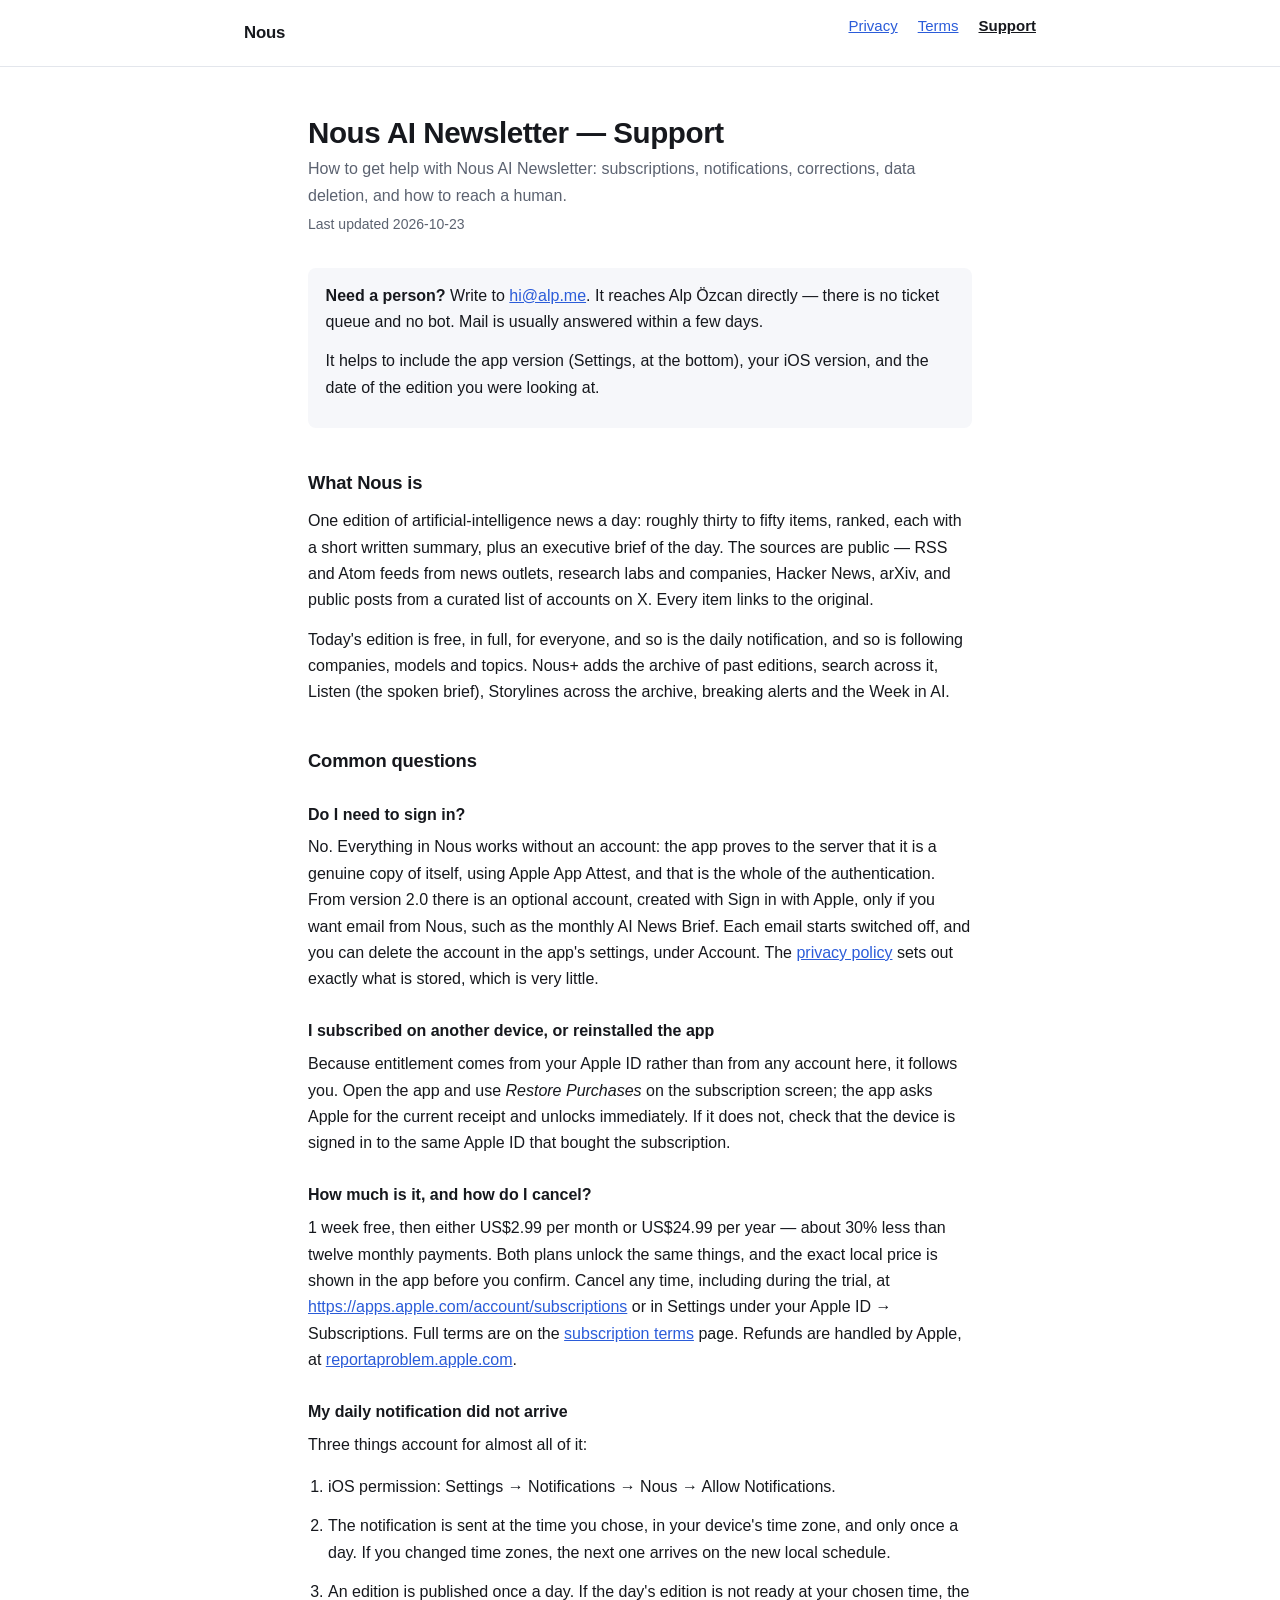
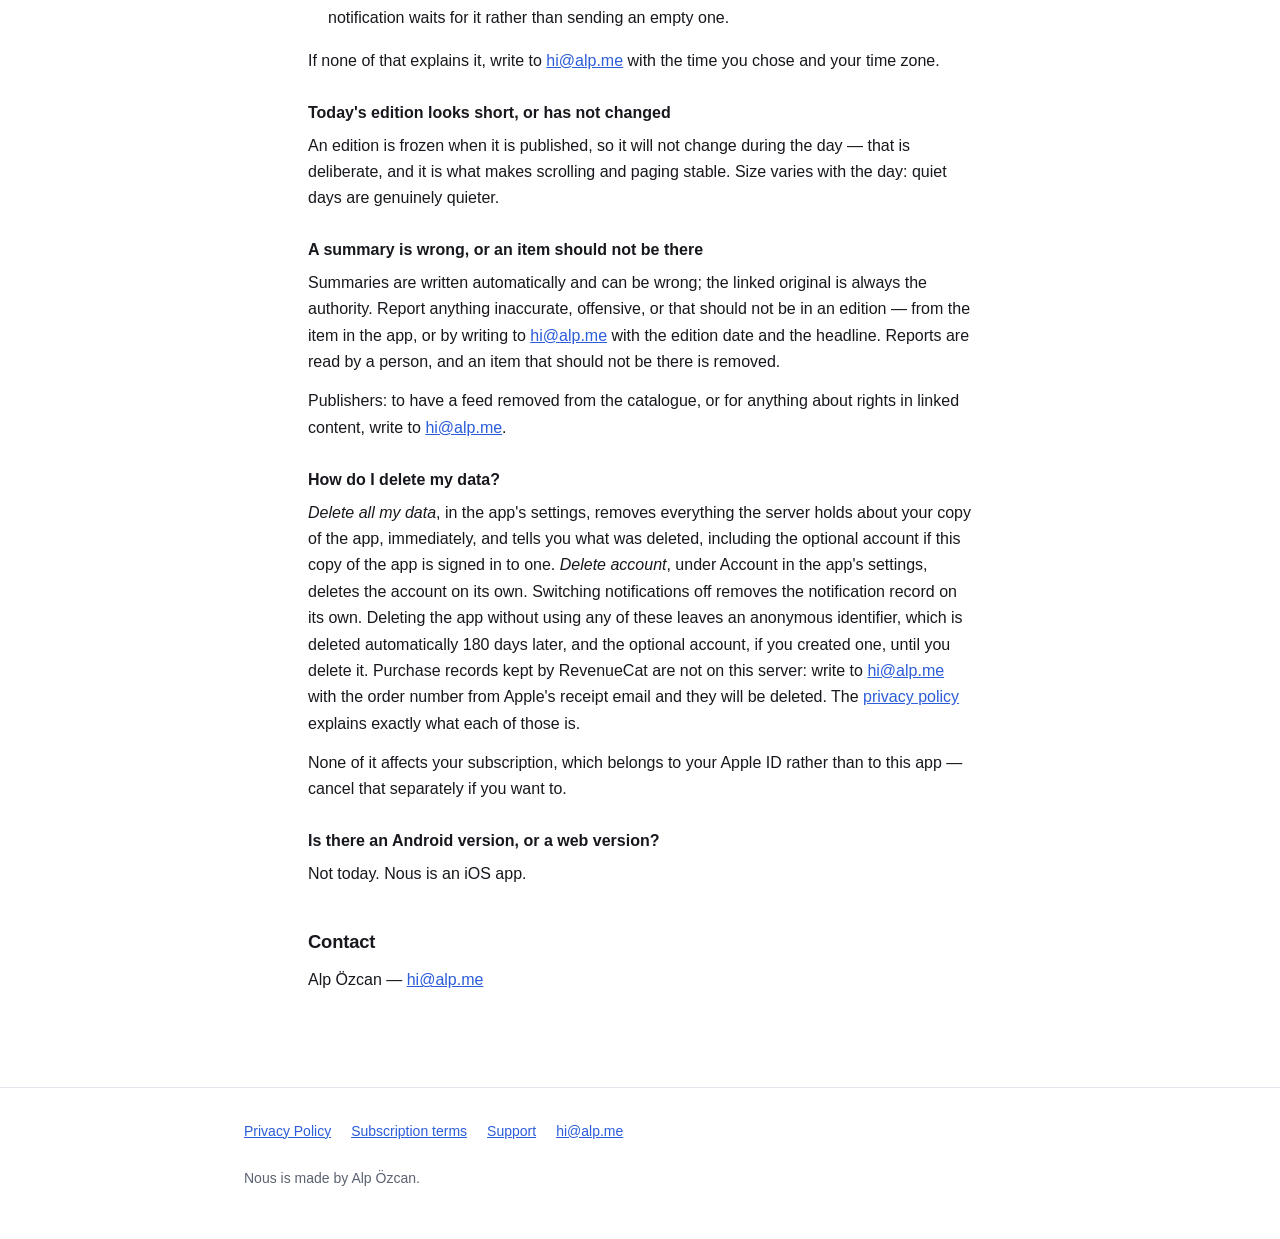
<file: support/index.html>
<!doctype html>
<html lang="en">
<head>
<meta charset="utf-8">
<meta name="viewport" content="width=device-width, initial-scale=1">
<meta name="referrer" content="no-referrer">
<meta name="description" content="How to get help with Nous AI Newsletter: subscriptions, notifications, corrections, data deletion, and how to reach a human.">
<link rel="canonical" href="https://alpozcan.github.io/nous-site/support/">
<link rel="stylesheet" href="../style.css">
<title>Support — Nous AI Newsletter</title>
</head>
<body>
<a class="skip" href="#main">Skip to content</a>

<nav class="site-nav" aria-label="Primary">
  <div>
    <a class="wordmark" href="../">Nous</a>
    <ul>
      <li><a href="../privacy/">Privacy</a></li>
      <li><a href="../terms/">Terms</a></li>
      <li><a href="../support/" aria-current="page">Support</a></li>
    </ul>
  </div>
</nav>

<main id="main">
  <h1>Nous AI Newsletter — Support</h1>
  <p class="lede">How to get help with Nous AI Newsletter: subscriptions, notifications, corrections, data deletion, and how to reach a human.</p>
  <p class="revised">Last updated 2026-10-23</p>
  <div class="note">
  <p><strong>Need a person?</strong> Write to <a href="mailto:hi@alp.me">hi@alp.me</a>. It reaches Alp Özcan
  directly — there is no ticket queue and no bot. Mail is usually answered within
  a few days.</p>
  <p>It helps to include the app version (Settings, at the bottom), your iOS
  version, and the date of the edition you were looking at.</p>
  </div>

  <h2>What Nous is</h2>
  <p>One edition of artificial-intelligence news a day: roughly thirty to fifty
  items, ranked, each with a short written summary, plus an executive brief of the
  day. The sources are public — RSS and Atom feeds from news outlets, research
  labs and companies, Hacker News, arXiv, and public posts from a curated list of
  accounts on X. Every item links to the original.</p>
  <p>Today's edition is free, in full, for everyone, and so is the daily
  notification, and so is following companies, models and topics. Nous+ adds the
  archive of past editions, search across it, Listen (the spoken brief), Storylines
  across the archive, breaking alerts and the Week in AI.</p>

  <h2>Common questions</h2>

  <h3>Do I need to sign in?</h3>
  <p>No. Everything in Nous works without an account: the app proves to the
  server that it is a genuine copy of itself, using Apple App Attest, and that is
  the whole of the authentication. From version 2.0 there is an optional account,
  created with Sign in with Apple, only if you want email from Nous, such as the
  monthly AI News Brief. Each email starts switched off, and you can delete the
  account in the app's settings, under Account. The
  <a href="../privacy/">privacy policy</a> sets out exactly what is stored, which
  is very little.</p>

  <h3>I subscribed on another device, or reinstalled the app</h3>
  <p>Because entitlement comes from your Apple ID rather than from any account
  here, it follows you. Open the app and use <em>Restore Purchases</em> on the
  subscription screen; the app asks Apple for the current receipt and unlocks
  immediately. If it does not, check that the device is signed in to the same
  Apple ID that bought the subscription.</p>

  <h3>How much is it, and how do I cancel?</h3>
  <p>1 week free, then either US$2.99 per month or US$24.99 per year — about 30%
  less than twelve monthly payments. Both plans unlock the same things, and the
  exact local price is shown in the app before you confirm. Cancel any time, including during the trial, at
  <a href="https://apps.apple.com/account/subscriptions">https://apps.apple.com/account/subscriptions</a> or in
  Settings under your Apple ID → Subscriptions. Full terms are on the
  <a href="../terms/">subscription terms</a> page. Refunds are handled by
  Apple, at <a href="https://reportaproblem.apple.com">reportaproblem.apple.com</a>.</p>

  <h3>My daily notification did not arrive</h3>
  <p>Three things account for almost all of it:</p>
  <ol>
  <li>iOS permission: Settings → Notifications → Nous → Allow Notifications.</li>
  <li>The notification is sent at the time you chose, in your device's time zone,
  and only once a day. If you changed time zones, the next one arrives on the new
  local schedule.</li>
  <li>An edition is published once a day. If the day's edition is not ready at
  your chosen time, the notification waits for it rather than sending an empty
  one.</li>
  </ol>
  <p>If none of that explains it, write to <a href="mailto:hi@alp.me">hi@alp.me</a> with the time you chose and your
  time zone.</p>

  <h3>Today's edition looks short, or has not changed</h3>
  <p>An edition is frozen when it is published, so it will not change during the
  day — that is deliberate, and it is what makes scrolling and paging stable. Size
  varies with the day: quiet days are genuinely quieter.</p>

  <h3>A summary is wrong, or an item should not be there</h3>
  <p>Summaries are written automatically and can be wrong; the linked original is
  always the authority. Report anything inaccurate, offensive, or that should not
  be in an edition — from the item in the app, or by writing to <a href="mailto:hi@alp.me">hi@alp.me</a> with the
  edition date and the headline. Reports are read by a person, and an item that
  should not be there is removed.</p>
  <p>Publishers: to have a feed removed from the catalogue, or for anything about
  rights in linked content, write to <a href="mailto:hi@alp.me">hi@alp.me</a>.</p>

  <h3>How do I delete my data?</h3>
  <p><em>Delete all my data</em>, in the app's settings, removes everything the
  server holds about your copy of the app, immediately, and tells you what was
  deleted, including the optional account if this copy of the app is signed in to
  one. <em>Delete account</em>, under Account in the app's settings, deletes the
  account on its own. Switching notifications off removes the notification record
  on its own. Deleting the app without using any of these leaves an anonymous
  identifier, which is deleted automatically 180 days later, and the optional
  account, if you created one, until you delete it. Purchase records kept by
  RevenueCat are not on this server: write to <a href="mailto:hi@alp.me">hi@alp.me</a>
  with the order number from Apple's receipt email and they will be deleted. The
  <a href="../privacy/">privacy policy</a> explains exactly what each of those
  is.</p>
  <p>None of it affects your subscription, which belongs to your Apple ID rather
  than to this app — cancel that separately if you want to.</p>

  <h3>Is there an Android version, or a web version?</h3>
  <p>Not today. Nous is an iOS app.</p>

  <h2>Contact</h2>
  <p>Alp Özcan — <a href="mailto:hi@alp.me">hi@alp.me</a></p>

</main>

<footer class="site-footer">
  <div>
    <ul>
      <li><a href="../privacy/">Privacy Policy</a></li>
      <li><a href="../terms/">Subscription terms</a></li>
      <li><a href="../support/">Support</a></li>
      <li><a href="mailto:hi@alp.me">hi@alp.me</a></li>
    </ul>
    <p>Nous is made by Alp Özcan.</p>
  </div>
</footer>

</body>
</html>
</file>
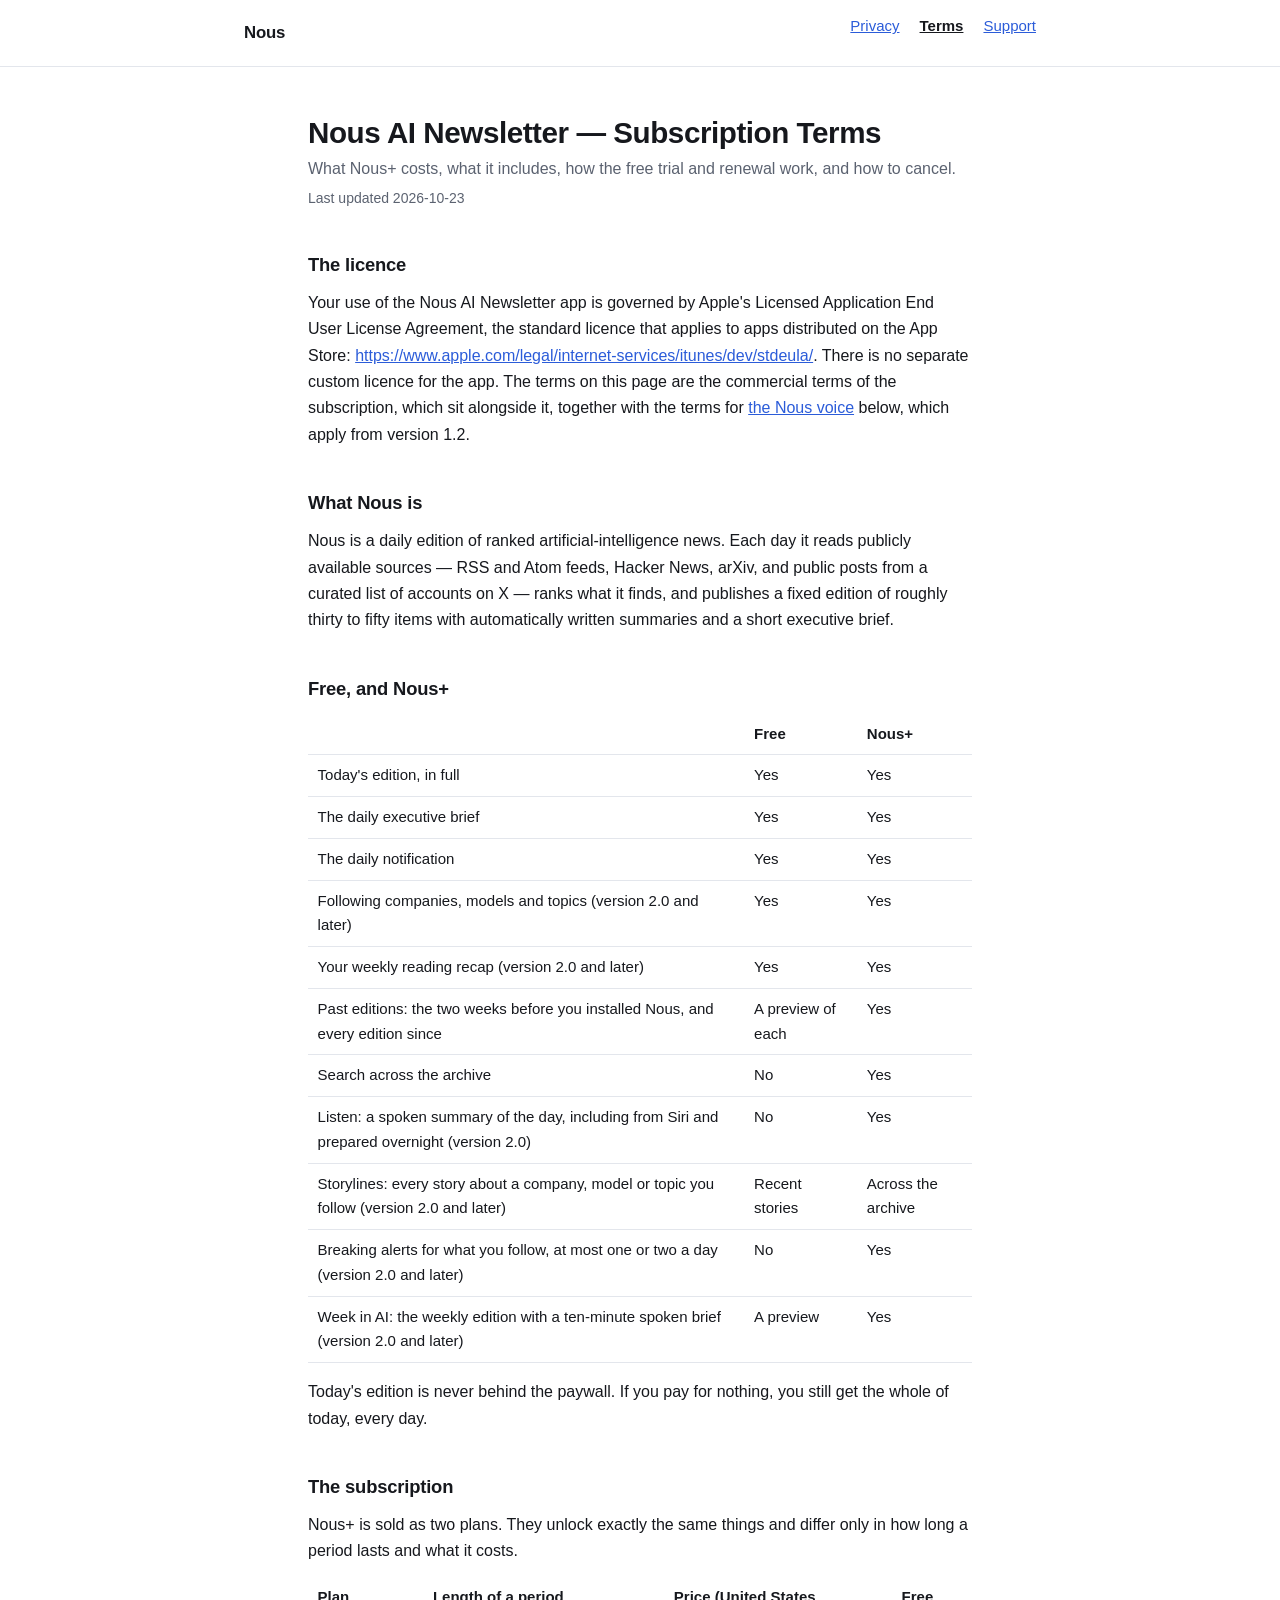
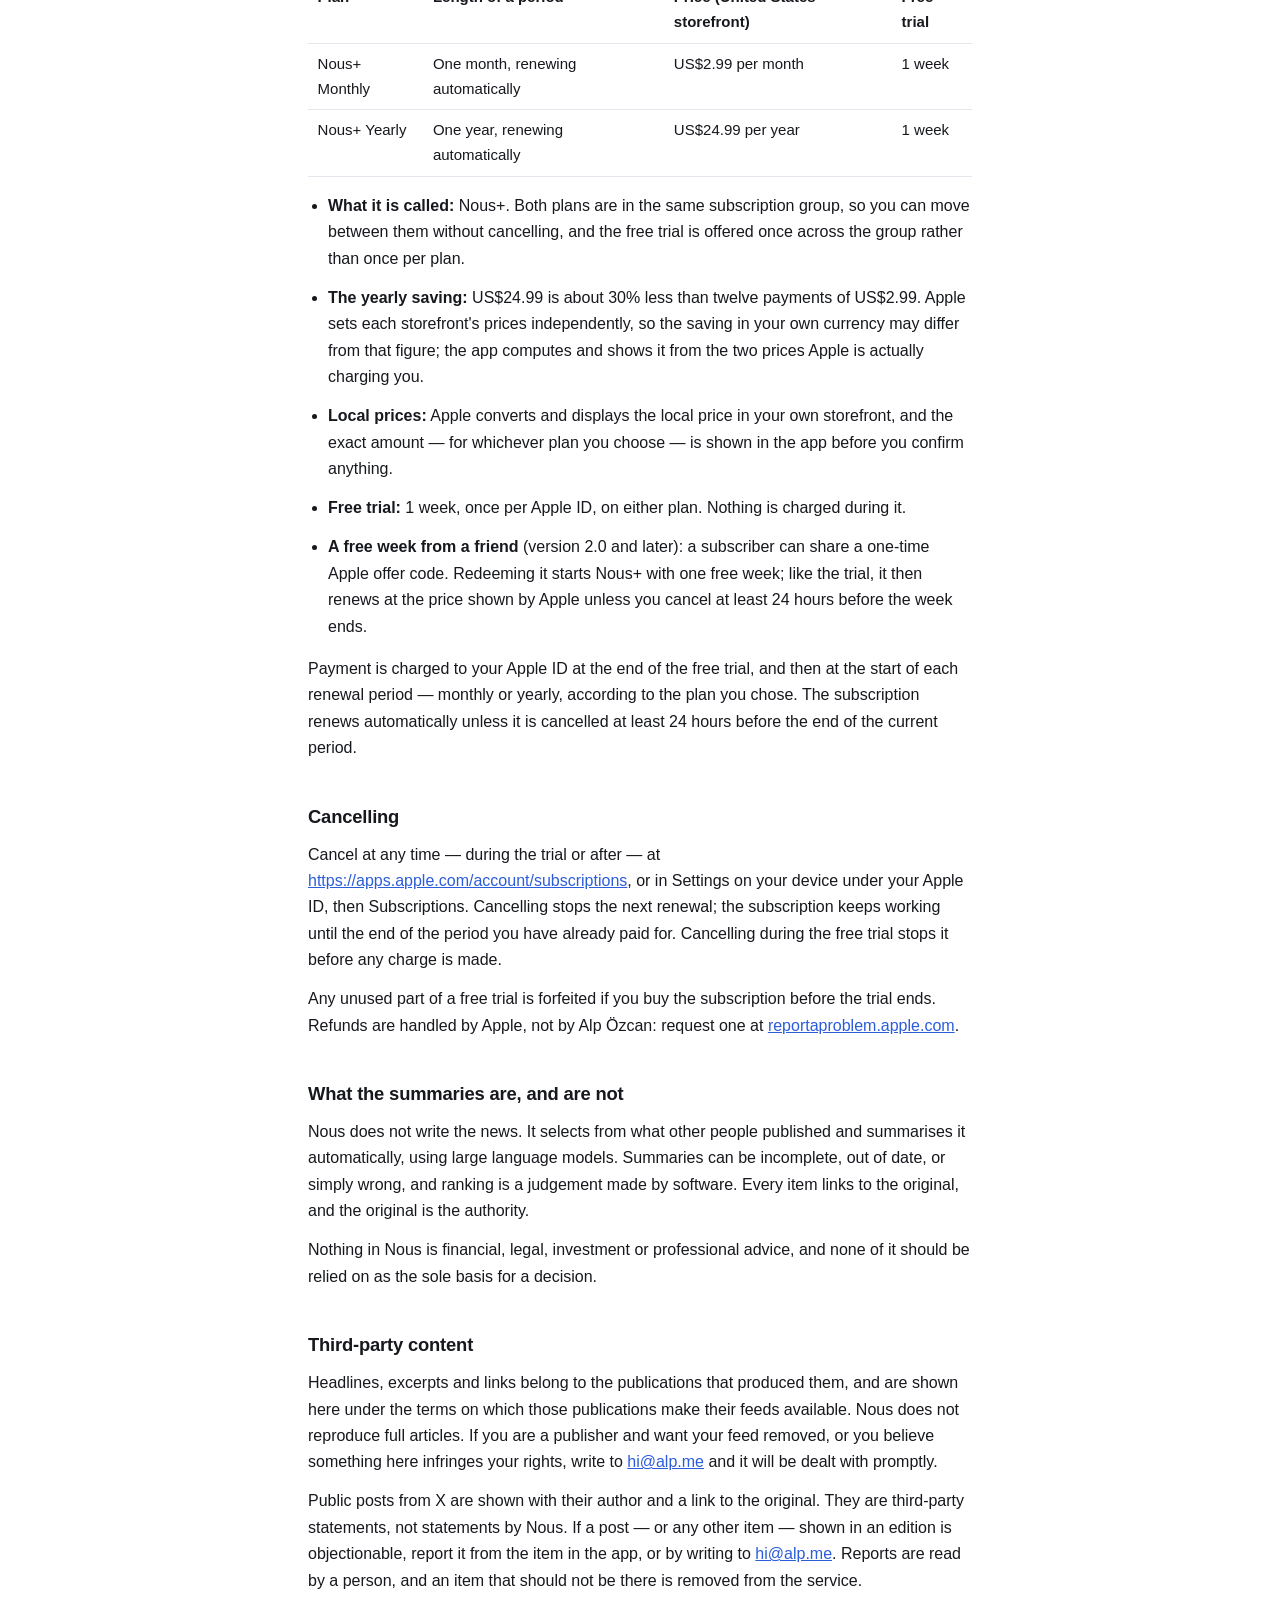
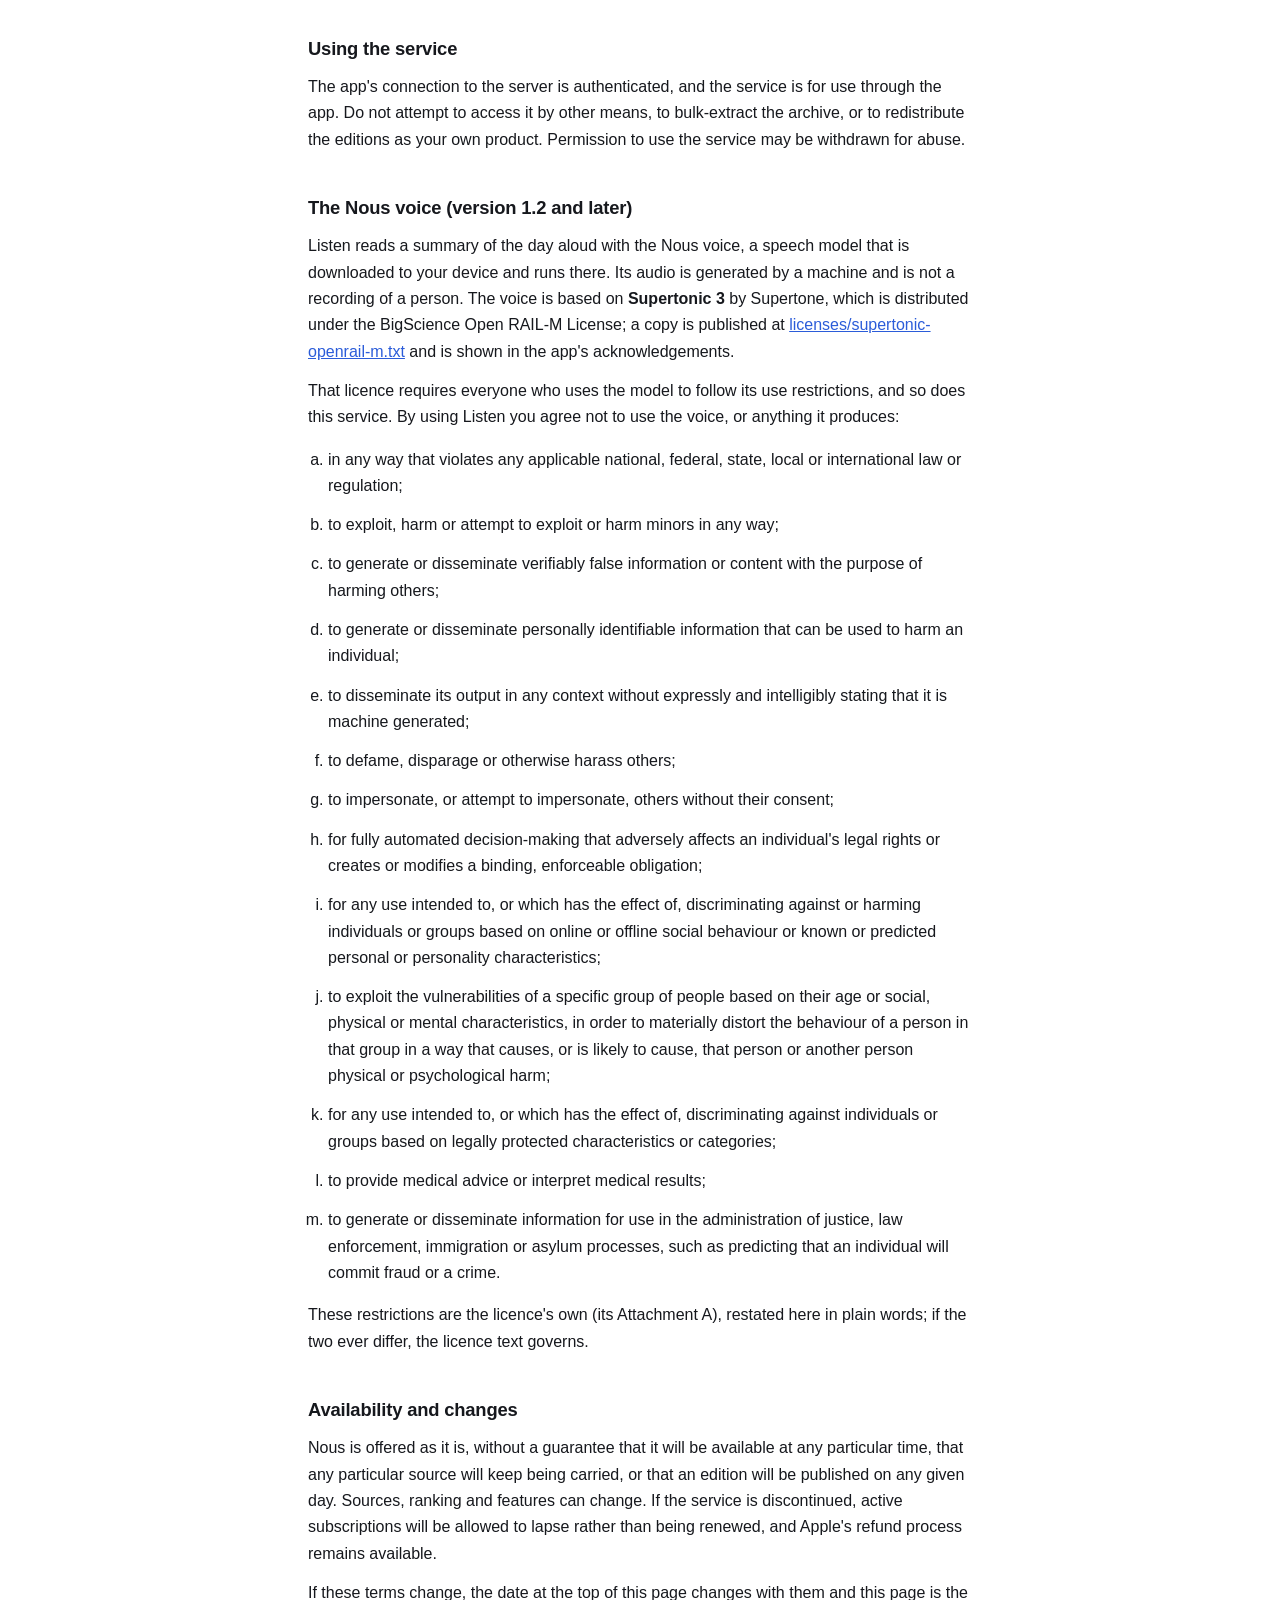
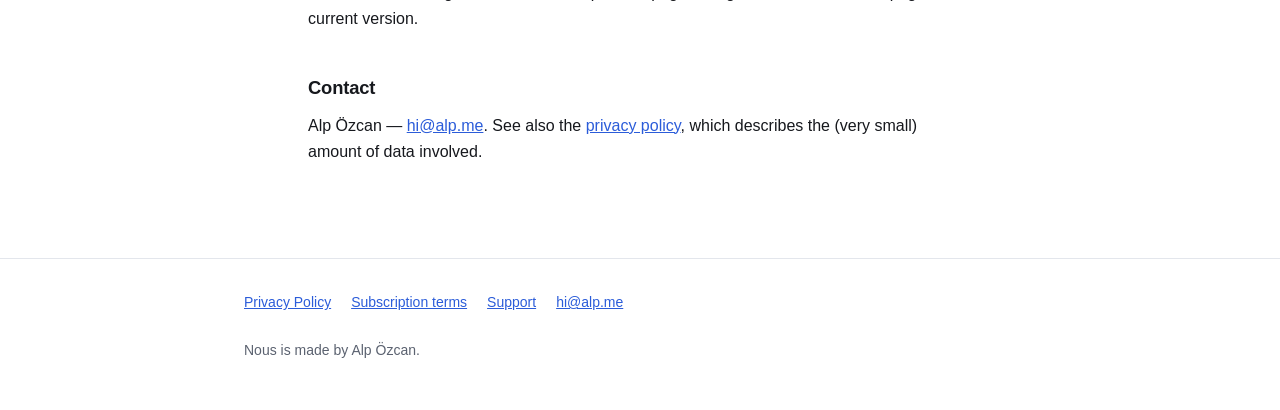
<file: terms/index.html>
<!doctype html>
<html lang="en">
<head>
<meta charset="utf-8">
<meta name="viewport" content="width=device-width, initial-scale=1">
<meta name="referrer" content="no-referrer">
<meta name="description" content="What Nous+ costs, what it includes, how the free trial and renewal work, and how to cancel.">
<link rel="canonical" href="https://alpozcan.github.io/nous-site/terms/">
<link rel="stylesheet" href="../style.css">
<title>Subscription Terms — Nous AI Newsletter</title>
</head>
<body>
<a class="skip" href="#main">Skip to content</a>

<nav class="site-nav" aria-label="Primary">
  <div>
    <a class="wordmark" href="../">Nous</a>
    <ul>
      <li><a href="../privacy/">Privacy</a></li>
      <li><a href="../terms/" aria-current="page">Terms</a></li>
      <li><a href="../support/">Support</a></li>
    </ul>
  </div>
</nav>

<main id="main">
  <h1>Nous AI Newsletter — Subscription Terms</h1>
  <p class="lede">What Nous+ costs, what it includes, how the free trial and renewal work, and how to cancel.</p>
  <p class="revised">Last updated 2026-10-23</p>
  <h2>The licence</h2>
  <p>Your use of the Nous AI Newsletter app is governed by Apple's Licensed Application End
  User License Agreement, the standard licence that applies to apps distributed on
  the App Store:
  <a href="https://www.apple.com/legal/internet-services/itunes/dev/stdeula/">https://www.apple.com/legal/internet-services/itunes/dev/stdeula/</a>. There is no separate
  custom licence for the app. The terms on this page are the commercial terms of the
  subscription, which sit alongside it, together with the terms for
  <a href="#the-voice">the Nous voice</a> below, which apply from version 1.2.</p>

  <h2>What Nous is</h2>
  <p>Nous is a daily edition of ranked artificial-intelligence news. Each day it
  reads publicly available sources — RSS and Atom feeds, Hacker News, arXiv, and
  public posts from a curated list of accounts on X — ranks what it finds, and
  publishes a fixed edition of roughly thirty to fifty items with automatically
  written summaries and a short executive brief.</p>

  <h2>Free, and Nous+</h2>
  <table>
  <tr><th></th><th>Free</th><th>Nous+</th></tr>
  <tr><td>Today's edition, in full</td><td>Yes</td><td>Yes</td></tr>
  <tr><td>The daily executive brief</td><td>Yes</td><td>Yes</td></tr>
  <tr><td>The daily notification</td><td>Yes</td><td>Yes</td></tr>
  <tr><td>Following companies, models and topics (version 2.0 and later)</td><td>Yes</td><td>Yes</td></tr>
  <tr><td>Your weekly reading recap (version 2.0 and later)</td><td>Yes</td><td>Yes</td></tr>
  <tr><td>Past editions: the two weeks before you installed Nous, and every edition since</td><td>A preview of each</td><td>Yes</td></tr>
  <tr><td>Search across the archive</td><td>No</td><td>Yes</td></tr>
  <tr><td>Listen: a spoken summary of the day, including from Siri and prepared overnight (version 2.0)</td><td>No</td><td>Yes</td></tr>
  <tr><td>Storylines: every story about a company, model or topic you follow (version 2.0 and later)</td><td>Recent stories</td><td>Across the archive</td></tr>
  <tr><td>Breaking alerts for what you follow, at most one or two a day (version 2.0 and later)</td><td>No</td><td>Yes</td></tr>
  <tr><td>Week in AI: the weekly edition with a ten-minute spoken brief (version 2.0 and later)</td><td>A preview</td><td>Yes</td></tr>
  </table>
  <p>Today's edition is never behind the paywall. If you pay for nothing, you still
  get the whole of today, every day.</p>

  <h2>The subscription</h2>
  <p>Nous+ is sold as two plans. They unlock exactly the same things and differ
  only in how long a period lasts and what it costs.</p>
  <table>
  <tr><th>Plan</th><th>Length of a period</th><th>Price (United States storefront)</th><th>Free trial</th></tr>
  <tr><td>Nous+ Monthly</td><td>One month, renewing automatically</td><td>US$2.99 per month</td><td>1 week</td></tr>
  <tr><td>Nous+ Yearly</td><td>One year, renewing automatically</td><td>US$24.99 per year</td><td>1 week</td></tr>
  </table>
  <ul>
  <li><strong>What it is called:</strong> Nous+. Both plans are in the same
  subscription group, so you can move between them without cancelling, and the
  free trial is offered once across the group rather than once per plan.</li>
  <li><strong>The yearly saving:</strong> US$24.99 is about 30% less than twelve
  payments of US$2.99. Apple sets each storefront's prices independently, so the
  saving in your own currency may differ from that figure; the app computes and
  shows it from the two prices Apple is actually charging you.</li>
  <li><strong>Local prices:</strong> Apple converts and displays the local price
  in your own storefront, and the exact amount — for whichever plan you choose —
  is shown in the app before you confirm anything.</li>
  <li><strong>Free trial:</strong> 1 week, once per Apple ID, on either plan.
  Nothing is charged during it.</li>
  <li><strong>A free week from a friend</strong> (version 2.0 and later): a
  subscriber can share a one-time Apple offer code. Redeeming it starts Nous+ with
  one free week; like the trial, it then renews at the price shown by Apple unless
  you cancel at least 24 hours before the week ends.</li>
  </ul>
  <p>Payment is charged to your Apple ID at the end of the free trial, and then at
  the start of each renewal period — monthly or yearly, according to the plan you
  chose. The subscription renews automatically unless it is cancelled at least 24
  hours before the end of the current period.</p>

  <h2>Cancelling</h2>
  <p>Cancel at any time — during the trial or after — at
  <a href="https://apps.apple.com/account/subscriptions">https://apps.apple.com/account/subscriptions</a>, or in
  Settings on your device under your Apple ID, then Subscriptions. Cancelling stops
  the next renewal; the subscription keeps working until the end of the period you
  have already paid for. Cancelling during the free trial stops it before any
  charge is made.</p>
  <p>Any unused part of a free trial is forfeited if you buy the subscription
  before the trial ends. Refunds are handled by Apple, not by Alp Özcan: request
  one at <a href="https://reportaproblem.apple.com">reportaproblem.apple.com</a>.</p>

  <h2>What the summaries are, and are not</h2>
  <p>Nous does not write the news. It selects from what other people published
  and summarises it automatically, using large language models. Summaries can be
  incomplete, out of date, or simply wrong, and ranking is a judgement made by
  software. Every item links to the original, and the original is the authority.</p>
  <p>Nothing in Nous is financial, legal, investment or professional advice, and
  none of it should be relied on as the sole basis for a decision.</p>

  <h2>Third-party content</h2>
  <p>Headlines, excerpts and links belong to the publications that produced them,
  and are shown here under the terms on which those publications make their feeds
  available. Nous does not reproduce full articles. If you are a publisher and
  want your feed removed, or you believe something here infringes your rights,
  write to <a href="mailto:hi@alp.me">hi@alp.me</a> and it will be dealt with promptly.</p>
  <p>Public posts from X are shown with their author and a link to the original.
  They are third-party statements, not statements by Nous. If a post — or any
  other item — shown in an edition is objectionable, report it from the item in the
  app, or by writing to <a href="mailto:hi@alp.me">hi@alp.me</a>. Reports are read by a person, and an item that
  should not be there is removed from the service.</p>

  <h2>Using the service</h2>
  <p>The app's connection to the server is authenticated, and the service is for
  use through the app. Do not attempt to access it by other means, to bulk-extract
  the archive, or to redistribute the editions as your own product. Permission to
  use the service may be withdrawn for abuse.</p>

  <h2 id="the-voice">The Nous voice (version 1.2 and later)</h2>
  <p>Listen reads a summary of the day aloud with the Nous voice, a speech model
  that is downloaded to your device and runs there. Its audio is generated by a
  machine and is not a recording of a person. The voice is based on
  <strong>Supertonic 3</strong> by Supertone, which is distributed under the
  BigScience Open RAIL-M License; a copy is published at
  <a href="../licenses/supertonic-openrail-m.txt">licenses/supertonic-openrail-m.txt</a>
  and is shown in the app's acknowledgements.</p>
  <p>That licence requires everyone who uses the model to follow its use
  restrictions, and so does this service. By using Listen you agree not to use
  the voice, or anything it produces:</p>
  <ol type="a">
  <li>in any way that violates any applicable national, federal, state, local or
  international law or regulation;</li>
  <li>to exploit, harm or attempt to exploit or harm minors in any way;</li>
  <li>to generate or disseminate verifiably false information or content with the
  purpose of harming others;</li>
  <li>to generate or disseminate personally identifiable information that can be
  used to harm an individual;</li>
  <li>to disseminate its output in any context without expressly and intelligibly
  stating that it is machine generated;</li>
  <li>to defame, disparage or otherwise harass others;</li>
  <li>to impersonate, or attempt to impersonate, others without their consent;</li>
  <li>for fully automated decision-making that adversely affects an individual's
  legal rights or creates or modifies a binding, enforceable obligation;</li>
  <li>for any use intended to, or which has the effect of, discriminating against
  or harming individuals or groups based on online or offline social behaviour or
  known or predicted personal or personality characteristics;</li>
  <li>to exploit the vulnerabilities of a specific group of people based on their
  age or social, physical or mental characteristics, in order to materially distort
  the behaviour of a person in that group in a way that causes, or is likely to
  cause, that person or another person physical or psychological harm;</li>
  <li>for any use intended to, or which has the effect of, discriminating against
  individuals or groups based on legally protected characteristics or
  categories;</li>
  <li>to provide medical advice or interpret medical results;</li>
  <li>to generate or disseminate information for use in the administration of
  justice, law enforcement, immigration or asylum processes, such as predicting that
  an individual will commit fraud or a crime.</li>
  </ol>
  <p>These restrictions are the licence's own (its Attachment A), restated here in
  plain words; if the two ever differ, the licence text governs.</p>

  <h2>Availability and changes</h2>
  <p>Nous is offered as it is, without a guarantee that it will be available at
  any particular time, that any particular source will keep being carried, or that
  an edition will be published on any given day. Sources, ranking and features can
  change. If the service is discontinued, active subscriptions will be allowed to
  lapse rather than being renewed, and Apple's refund process remains available.</p>
  <p>If these terms change, the date at the top of this page changes with them and
  this page is the current version.</p>

  <h2>Contact</h2>
  <p>Alp Özcan — <a href="mailto:hi@alp.me">hi@alp.me</a>. See also the
  <a href="../privacy/">privacy policy</a>, which describes the (very small)
  amount of data involved.</p>

</main>

<footer class="site-footer">
  <div>
    <ul>
      <li><a href="../privacy/">Privacy Policy</a></li>
      <li><a href="../terms/">Subscription terms</a></li>
      <li><a href="../support/">Support</a></li>
      <li><a href="mailto:hi@alp.me">hi@alp.me</a></li>
    </ul>
    <p>Nous is made by Alp Özcan.</p>
  </div>
</footer>

</body>
</html>
</file>
<file: style.css>
/*
 * Nous — the whole stylesheet for the whole site.
 *
 * Hand-written, no build step, no framework. System fonts only: there is no
 * webfont, no script and no third-party request anywhere on this site, which is
 * what makes the privacy policy's claims true of the page you read them on.
 *
 * Light and dark are both first-class. The light palette is defined on bare
 * :root; the dark block redefines only the tokens.
 */

:root {
  color-scheme: light dark;
  --fg: #16181d;
  --muted: #5b6270;
  --bg: #ffffff;
  --rule: #e3e6ec;
  --accent: #2b5cd9;
  --card: #f6f7fa;
}

@media (prefers-color-scheme: dark) {
  :root {
    --fg: #e6e8ee;
    --muted: #9aa2b1;
    --bg: #14161a;
    --rule: #2a2e37;
    --accent: #7ea2ff;
    --card: #1b1e24;
  }
}

* { box-sizing: border-box; }

body {
  margin: 0;
  background: var(--bg);
  color: var(--fg);
  font: 16px/1.65 -apple-system, BlinkMacSystemFont, "Segoe UI", Roboto, Helvetica, Arial, sans-serif;
  -webkit-text-size-adjust: 100%;
  -webkit-font-smoothing: antialiased;
}

a { color: var(--accent); }

/* Visible keyboard focus everywhere, never removed. */
a:focus-visible,
button:focus-visible,
[tabindex]:focus-visible {
  outline: 2px solid var(--accent);
  outline-offset: 2px;
  border-radius: 2px;
}

/* Skip link: off-screen until focused. */
.skip {
  position: absolute;
  left: -9999px;
  top: 0;
  background: var(--bg);
  color: var(--fg);
  padding: .6rem 1rem;
  z-index: 10;
}
.skip:focus {
  left: .5rem;
  top: .5rem;
  outline: 2px solid var(--accent);
}

/* ---- Site chrome ---------------------------------------------------- */

.site-nav {
  border-bottom: 1px solid var(--rule);
  background: var(--bg);
}
.site-nav > div {
  max-width: 52rem;
  margin: 0 auto;
  padding: .9rem 1.25rem;
  display: flex;
  align-items: center;
  justify-content: space-between;
  gap: 1rem;
  flex-wrap: wrap;
}
.site-nav .wordmark {
  font-weight: 600;
  letter-spacing: -.01em;
  color: var(--fg);
  text-decoration: none;
  font-size: 1.05rem;
}
.site-nav ul {
  list-style: none;
  display: flex;
  gap: 1.25rem;
  margin: 0;
  padding: 0;
  font-size: .9375rem;
}
.site-nav a[aria-current="page"] { color: var(--fg); font-weight: 600; }

main {
  max-width: 44rem;
  margin: 0 auto;
  padding: 3rem 1.25rem 5rem;
}
main.wide { max-width: 52rem; }

h1 { font-size: 1.85rem; line-height: 1.2; margin: 0 0 .35rem; letter-spacing: -.015em; }
h2 { font-size: 1.15rem; margin: 2.5rem 0 .6rem; letter-spacing: -.01em; }
h3 { font-size: 1rem; margin: 1.6rem 0 .4rem; }
p, li { margin: 0 0 .8rem; }
ul, ol { padding-left: 1.25rem; }

.lede { color: var(--muted); margin-bottom: .25rem; }
.revised { color: var(--muted); font-size: .875rem; margin: 0 0 2rem; }
hr { border: 0; border-top: 1px solid var(--rule); margin: 2.5rem 0; }

code {
  font-family: ui-monospace, SFMono-Regular, Menlo, monospace;
  font-size: .875em;
  background: var(--card);
  padding: .1em .35em;
  border-radius: .25em;
}

/* Tables scroll on their own rather than making the page scroll sideways. */
table {
  border-collapse: collapse;
  width: 100%;
  margin: 0 0 1rem;
  font-size: .9375rem;
  display: block;
  overflow-x: auto;
}
th, td {
  text-align: left;
  vertical-align: top;
  padding: .5rem .6rem;
  border-bottom: 1px solid var(--rule);
}
th { font-weight: 600; }

.note {
  background: var(--card);
  border-radius: .5rem;
  padding: .9rem 1.1rem;
  margin: 0 0 1.2rem;
}

.site-footer {
  border-top: 1px solid var(--rule);
  color: var(--muted);
  font-size: .875rem;
}
.site-footer > div {
  max-width: 52rem;
  margin: 0 auto;
  padding: 2rem 1.25rem 3rem;
}
.site-footer ul {
  list-style: none;
  display: flex;
  flex-wrap: wrap;
  gap: 1.25rem;
  margin: 0 0 .75rem;
  padding: 0;
}
.site-footer p { margin: 0; }

/* ---- Landing page --------------------------------------------------- */

.hero { padding: 4rem 0 1rem; }
.hero h1 {
  font-size: clamp(2rem, 6vw, 3rem);
  line-height: 1.1;
  margin-bottom: .75rem;
}
.hero .tagline {
  font-size: clamp(1.05rem, 2.5vw, 1.25rem);
  color: var(--muted);
  max-width: 34rem;
  margin-bottom: 1.5rem;
}
.status {
  display: inline-block;
  background: var(--card);
  border: 1px solid var(--rule);
  border-radius: 999px;
  padding: .35rem .9rem;
  font-size: .875rem;
  color: var(--muted);
}

.features {
  display: grid;
  grid-template-columns: repeat(auto-fit, minmax(15rem, 1fr));
  gap: 1.25rem;
  margin-top: 1.25rem;
  padding: 0;
  list-style: none;
}
.features li {
  background: var(--card);
  border: 1px solid var(--rule);
  border-radius: .5rem;
  padding: 1.1rem 1.2rem;
  margin: 0;
}
.features h3 { margin: 0 0 .35rem; }
.features p { margin: 0; color: var(--muted); font-size: .9375rem; }

.callout {
  background: var(--card);
  border: 1px solid var(--rule);
  border-radius: .5rem;
  padding: 1.5rem;
  margin-top: 1.25rem;
}
.callout p:last-child { margin-bottom: 0; }

@media (max-width: 30rem) {
  .site-nav ul { gap: .9rem; font-size: .875rem; }
  .hero { padding-top: 2.5rem; }
}
</file>
